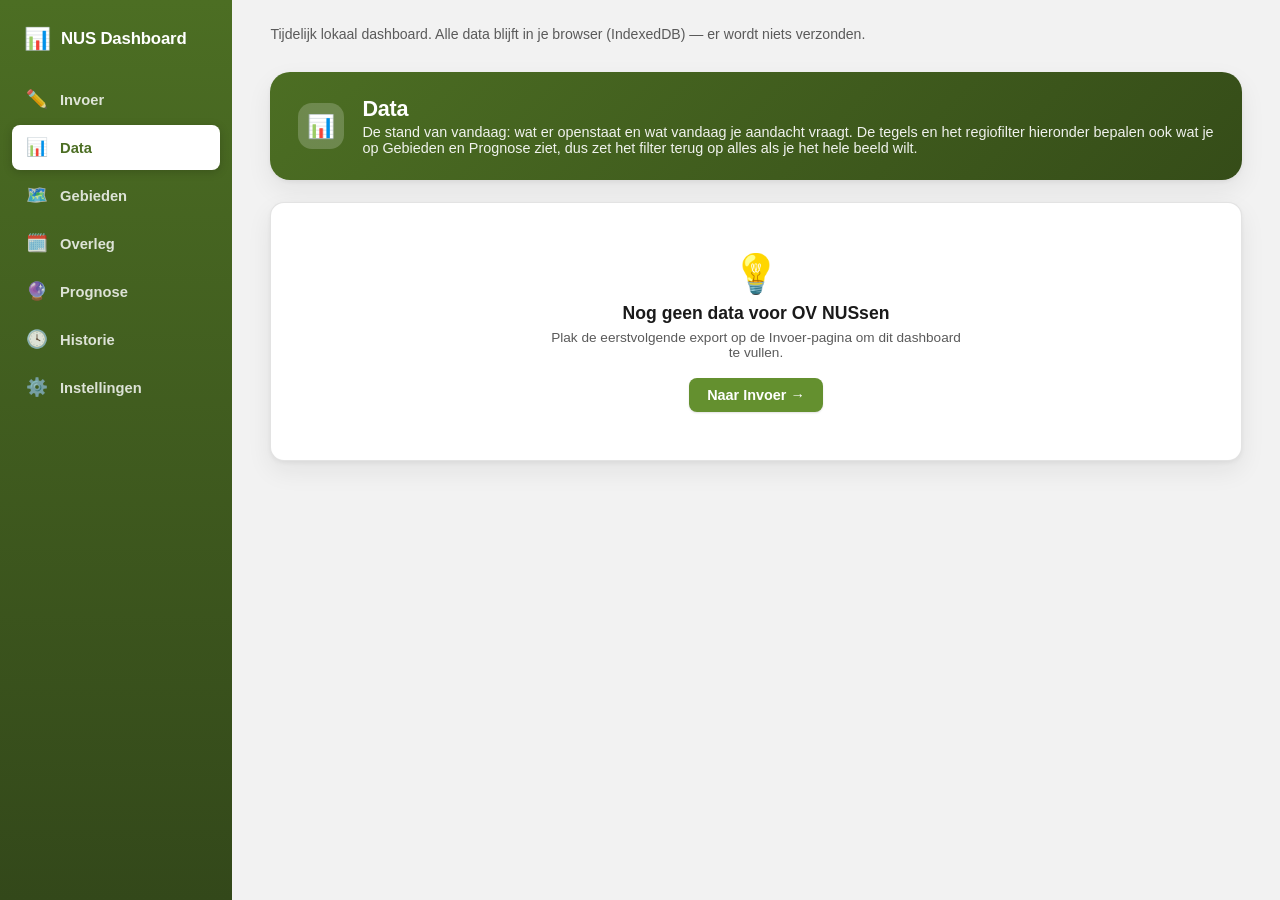
<file: index.html>
<!doctype html>
<html lang="nl">
<head>
<meta charset="utf-8">
<meta name="viewport" content="width=device-width, initial-scale=1">
<title>NUS Dashboard</title>
<link rel="icon" href="data:image/svg+xml,%3Csvg xmlns='http://www.w3.org/2000/svg' viewBox='0 0 100 100'%3E%3Ctext y='.9em' font-size='90'%3E%F0%9F%93%8A%3C/text%3E%3C/svg%3E">
<link rel="stylesheet" href="style.css">
</head>
<body>

<div id="opstart-fout" class="opstart-fout hidden" role="alert"></div>

<div class="app-shell">
  <nav class="app-sidebar tab-nav" role="tablist" aria-label="Onderdelen">
    <div class="app-brand">
      <span class="app-brand-icon" aria-hidden="true">📊</span>
      <span class="app-brand-text">NUS Dashboard</span>
    </div>
    <button class="tab-btn" id="tab-btn-invoer" data-tab="invoer" role="tab" aria-selected="false" aria-controls="section-invoer">
      <span class="nav-icon" aria-hidden="true">✏️</span><span class="nav-label">Invoer</span>
    </button>
    <button class="tab-btn active" id="tab-btn-data" data-tab="data" role="tab" aria-selected="true" aria-controls="section-data">
      <span class="nav-icon" aria-hidden="true">📊</span><span class="nav-label">Data</span>
    </button>
    <button class="tab-btn" id="tab-btn-gebieden" data-tab="gebieden" role="tab" aria-selected="false" aria-controls="section-gebieden">
      <span class="nav-icon" aria-hidden="true">🗺️</span><span class="nav-label">Gebieden</span>
    </button>
    <button class="tab-btn" id="tab-btn-overleg" data-tab="overleg" role="tab" aria-selected="false" aria-controls="section-overleg">
      <span class="nav-icon" aria-hidden="true">🗓️</span><span class="nav-label">Overleg</span>
    </button>
    <button class="tab-btn" id="tab-btn-prognose" data-tab="prognose" role="tab" aria-selected="false" aria-controls="section-prognose">
      <span class="nav-icon" aria-hidden="true">🔮</span><span class="nav-label">Prognose</span>
    </button>
    <button class="tab-btn" id="tab-btn-historie" data-tab="historie" role="tab" aria-selected="false" aria-controls="section-historie">
      <span class="nav-icon" aria-hidden="true">🕓</span><span class="nav-label">Historie</span>
    </button>
    <button class="tab-btn" id="tab-btn-settings" data-tab="settings" role="tab" aria-selected="false" aria-controls="section-settings">
      <span class="nav-icon" aria-hidden="true">⚙️</span><span class="nav-label">Instellingen</span>
    </button>
  </nav>

  <div class="app-body">
    <header class="app-topbar">
      <p class="app-tagline">Tijdelijk lokaal dashboard. Alle data blijft in je browser (IndexedDB) — er wordt niets verzonden.</p>
      <p id="static-export-banner" class="app-tagline static-export-banner hidden"></p>
    </header>

    <main>

  <section class="tab-panel hidden" id="section-invoer" data-tab-panel="invoer" role="tabpanel" aria-labelledby="tab-btn-invoer" tabindex="0">
    <div class="panel-banner panel-banner-invoer">
      <span class="panel-icon">✏️</span>
      <div>
        <h2>Invoer</h2>
        <p>Plak hier de lijst uit de Instandhoudingsapp — de Data-pagina wordt automatisch bijgewerkt. Gebied en status kun je apart plakken (elk in hun eigen weergave in de Instandhoudingsapp); ze worden automatisch samengevoegd.</p>
      </div>
    </div>

    <section class="card" id="input-card">
      <h2>💡 OV NUSsen — nieuwe update verwerken</h2>
      <p class="muted small">Plak hieronder de volledige lijst zoals gekopieerd uit de Instandhoudingsapp. De twee overzichten zijn losse lijsten: plak ze elk apart, ze vervangen elkaar niet. Meerdere plakacties op dezelfde datum gelden samen als één meetmoment.</p>
      <div class="filter-tabs" id="lijst-soort">
        <button type="button" class="filter-tab active" data-lijst="nus">NUS-storingen</button>
        <button type="button" class="filter-tab" data-lijst="klantaanvraag">Klantaanvragen</button>
      </div>
      <p class="muted small" id="lijst-herkend"></p>
      <textarea id="paste-input" rows="10" placeholder="Plak hier de volledige pagina met open storingen…"></textarea>
      <div class="input-row">
        <label for="week-date">Datum</label>
        <input type="date" id="week-date">
        <button id="process-btn" class="btn-primary">Verwerken &amp; opslaan</button>
        <span id="process-status" class="muted small"></span>
      </div>
      <div id="parse-warning" class="warning-box hidden"></div>
    </section>
  </section>

  <section class="tab-panel" id="section-data" data-tab-panel="data" role="tabpanel" aria-labelledby="tab-btn-data" tabindex="0">
    <div class="panel-banner panel-banner-data">
      <span class="panel-icon">📊</span>
      <div>
        <h2>Data</h2>
        <p>De stand van vandaag: wat er openstaat en wat vandaag je aandacht vraagt. De tegels en het regiofilter hieronder bepalen ook wat je op Gebieden en Prognose ziet, dus zet het filter terug op alles als je het hele beeld wilt.</p>
      </div>
    </div>

      <section class="card empty-state-card hidden" id="dashboard-empty">
        <p class="empty-state-icon">💡</p>
        <h3>Nog geen data voor OV NUSsen</h3>
        <p class="muted small">Plak de eerstvolgende export op de Invoer-pagina om dit dashboard te vullen.</p>
        <button class="btn-primary" data-goto-invoer="paste-input">Naar Invoer →</button>
      </section>
      <section id="dashboard" class="hidden">

        <div id="backup-reminder" class="warning-box backup-reminder hidden"></div>
        <div id="type-onbekend" class="warning-box hidden"></div>
        <div id="week-summary-banner"></div>

        <div class="ov-toolbar">
          <div class="filter-tabs" id="filter-tabs"></div>
          <button id="copy-summary-btn" class="btn-link">📋 Kopieer overzicht</button>
        </div>

        <section class="stat-groups" id="stat-tiles"></section>

        <section class="card hidden" id="overdue-detail"></section>

        <section class="card" id="werklijst-card">
          <div class="card-header">
            <h2>🎯 Werklijst — wat moet er gebeuren <span id="werklijst-count" class="badge"></span></h2>
            <button id="copy-werklijst-btn" class="btn-link">📋 Kopieer lijst</button>
          </div>
          <p class="muted small">Alles wat om actie vraagt, op één plek: verlopen termijnen, storingen die over een norm heen gaan, storingen die worden ingehaald door jongere, en meerdere orders op hetzelfde adres. Eén regel per storing met alle redenen erbij, gesorteerd op de zwaarste. Klik een reden hierboven om de lijst daarop te beperken. Markeer rechts wat je hebt gedaan — dan verdwijnt de regel, en komt 'ie vanzelf terug zodra de parkeertijd om is of de status verandert.</p>
          <div id="werklijst-body"></div>
        </section>

        <section class="card hidden" id="blokkade-overzicht-card">
          <div class="card-header">
            <h2>🔒 Geblokkeerd over de meetperiode <span id="blokkade-overzicht-count" class="badge"></span></h2>
            <button id="copy-blokkade-btn" class="btn-link">📋 Kopieer terugkoppeling</button>
          </div>
          <p class="muted small">Niet hoeveel er nú geblokkeerd staan — dat staat in de tegel 🔒 bovenaan — maar hoeveel storingen er over de hele meetperiode hebben stilgestaan op iets buiten dit team, en hoeveel dagen dat bij elkaar heeft gekost. Een blokkade die drie weken duurde en daarna is opgeheven, is uit elke momentopname verdwenen maar heeft die drie weken wél gekost. De kopieerknop maakt er een bericht van dat je kunt terugkoppelen aan de bouwers van de applicatie, zonder namen en adressen.</p>
          <div id="blokkade-overzicht-body"></div>
        </section>

        <section class="card hidden" id="klantaanvraag-card">
          <div class="card-header">
            <h2>🔌 Klantaanvragen <span id="klantaanvraag-count" class="badge"></span></h2>
          </div>
          <p class="muted small">Schakelverzoeken van klanten. Ze tellen niet mee in de storingscijfers hierboven — hun termijn loopt over maanden en zou elk getal scheeftrekken — maar ze moeten wel worden ingepland. Op gewenste datum, dichtstbijzijnde eerst.</p>
          <div id="klantaanvraag-body"></div>
        </section>

        <details class="details-card details-toggle">
          <summary>📊 Verdeling per regio bekijken</summary>
          <div class="details-toggle-body">
            <section class="card">
              <div class="card-header">
                <h2>🗺️ Open storingen per regio</h2>
                <button class="btn-link toggle-table" data-target="regio-chart">Toon als tabel</button>
              </div>
              <div id="regio-chart"></div>
            </section>

          </div>
        </details>

        <section class="card" id="ov-full-table-card">
          <div class="card-header">
            <h2>📋 Volledige lijst — open storingen</h2>
            <input type="search" id="table-search" class="table-search" placeholder="Zoek op order of adres…">
          </div>
          <div id="table-all" class="table-scroll"></div>
        </section>

        <details class="card details-card" id="ov-weeks-card">
          <summary>🗓️ Opgeslagen updates</summary>
          <div class="card-header details-body-header">
            <span></span>
            <button class="btn-link danger" id="clear-all-btn">Wis alle opgeslagen data</button>
          </div>
          <div id="weeks-list"></div>
        </details>

      </section>

  </section>

  <section class="tab-panel hidden" id="section-gebieden" data-tab-panel="gebieden" role="tabpanel" aria-labelledby="tab-btn-gebieden" tabindex="0">
    <div class="panel-banner panel-banner-gebieden">
      <span class="panel-icon">🗺️</span>
      <div>
        <h2>Gebieden</h2>
        <p>Waar het werk zit. Bovenaan de clusters: openstaande storingen die dicht bij elkaar liggen en dus in één rit kunnen worden ingepland. Daaronder het verloop per gebied en de werkvoorraad per plaats — handig om te zien waar het zich opstapelt.</p>
      </div>
    </div>

    <div id="gebied-onbekend" class="warning-box hidden"></div>

    <section class="card" id="cluster-card">
      <div class="card-header">
        <h2>📍 Slim inplannen — clusters</h2>
        <button id="ritlijst-btn" class="btn-link">🖨️ Ritlijst downloaden</button>
        <button id="copy-clusters-btn" class="btn-link">📋 Kopieer clusters</button>
      </div>
      <p class="muted small">Groepjes openstaande storingen die geografisch bij elkaar liggen, zodat één rit van de Meetdienst meerdere storingen meepakt. Eerst per plaats, zodat je in één oogopslag ziet waar het zit; klik een plaats open voor de clusters daarbinnen, en een cluster voor de bijbehorende orders. Storingen van het type "mast geen spanning" zijn apart gemarkeerd: daar kan in veel gevallen een MIO-ploeg alleen op af. Met <strong>Ritlijst downloaden</strong> krijg je hetzelfde als een printklaar bestand: per plaats een pagina, per cluster de orders met een hokje om af te vinken.</p>
      <div class="filter-tabs recidive-mode" id="cluster-mode">
        <button type="button" class="filter-tab active" data-cluster-mode="pc4">Postcodegebied</button>
        <button type="button" class="filter-tab" data-cluster-mode="pc6">Volledige postcode</button>
        <button type="button" class="filter-tab" data-cluster-mode="straat">Straat</button>
      </div>
      <div id="cluster-body"></div>
    </section>

    <section class="card" id="trend-card">
      <div class="card-header">
        <h2>📈 Verloop van de werkvoorraad</h2>
        <button class="btn-link toggle-table" data-target="trend-chart">Toon als tabel</button>
      </div>
      <p class="muted small">Hoeveel storingen er per dag open stonden. Zo zie je of een gebied structureel voller loopt dan een ander, in plaats van alleen de stand van vandaag.</p>
      <div class="filter-tabs recidive-mode" id="trend-groep">
        <button type="button" class="filter-tab active" data-trend-groep="regio">Per regio</button>
        <button type="button" class="filter-tab" data-trend-groep="gebied">Per gebiedscode</button>
      </div>
      <div class="filter-tabs recidive-mode" id="trend-periode">
        <button type="button" class="filter-tab active" data-trend-periode="30">Laatste 30 dagen</button>
        <button type="button" class="filter-tab" data-trend-periode="90">Laatste 90 dagen</button>
        <button type="button" class="filter-tab" data-trend-periode="alles">Alles</button>
      </div>
      <div id="trend-chart"></div>
    </section>

    <section class="card" id="inuit-card">
      <h2>⚖️ Erbij en eraf per gebied</h2>
      <p class="muted small">Per gebied de beginstand, hoeveel storingen er in de periode bij kwamen, hoeveel er opgelost zijn en wat er onder de streep overblijft. Gebieden die volliepen staan bovenaan.</p>
      <div class="filter-tabs recidive-mode" id="inuit-periode">
        <button type="button" class="filter-tab" data-inuit-periode="7">Laatste 7 dagen</button>
        <button type="button" class="filter-tab active" data-inuit-periode="30">Laatste 30 dagen</button>
        <button type="button" class="filter-tab" data-inuit-periode="90">Laatste 90 dagen</button>
      </div>
      <div id="inuit-body"></div>
    </section>

    <section class="card">
      <h2>🗺️ Werkvoorraad per plaats</h2>
      <p class="muted small">Hoeveel storingen er per plaats open staan, drukste bovenaan. Staat een plaats in meerdere gebiedscodes, dan klap je de plaatsnaam uit om te zien hoe het daarbinnen verdeeld is.</p>
      <div id="gebied-plaatsen-body" class="table-scroll"></div>
    </section>
  </section>

  <section class="tab-panel hidden" id="section-overleg" data-tab-panel="overleg" role="tabpanel" aria-labelledby="tab-btn-overleg" tabindex="0">
    <div class="panel-banner panel-banner-overleg">
      <span class="panel-icon">🗓️</span>
      <div>
        <h2>Overleg</h2>
        <p>Het weeklogboek voor het maandagoverleg: de stand van vorige week naast die van nu, met daartussen wat erbij kwam en wat eruit ging. Eerst de KPI's van de NUS-bak, dan de gebiedsupdate voor Leiden en Haarlem, en tot slot de klantaanvragen.</p>
      </div>
    </div>

    <!-- Zonder data komt renderOverleg() niet langs; daarom staat de lege
         staat standaard aan en wordt 'ie pas verborgen als er iets te tonen is. -->
    <section class="card empty-state-card" id="overleg-empty">
      <p class="empty-state-icon">🗓️</p>
      <h3>Nog te weinig meetdagen</h3>
      <p class="muted small">Er zijn minstens twee verschillende dagen nodig om een week te kunnen vergelijken. Plak de lijst op de Invoer-pagina; vanaf de tweede dag staat het weekbericht hier klaar.</p>
      <button class="btn-primary" data-goto-invoer="paste-input">Naar Invoer →</button>
    </section>

    <div id="overleg" class="hidden">
      <div class="ov-toolbar">
        <div id="overleg-kop"></div>
        <button id="copy-overleg-btn" class="btn-link">📋 Kopieer weekbericht</button>
      </div>

      <section class="card" id="overleg-kpi-card">
        <div class="card-header">
          <h2>📈 KPI's NUS-bak</h2>
        </div>
        <p class="muted small">In- en uitstroom van de hele bak, en waar de voorraad in de workflow zit. "Onderzoek controleren" staat uitgelicht — dat is de bak die in het overleg langskomt.</p>
        <div id="overleg-kpi-body"></div>
      </section>

      <section class="card" id="overleg-gebied-card">
        <div class="card-header">
          <h2>🗺️ Gebiedsupdate Leiden &amp; Haarlem</h2>
        </div>
        <p class="muted small">Per regio dezelfde vier getallen, uitgesplitst naar gebiedscode, met daaronder de signalen die om een toelichting kunnen vragen.</p>
        <div id="overleg-gebied-body"></div>
      </section>

      <section class="card" id="overleg-klant-card">
        <div class="card-header">
          <h2>🔌 Klantaanvragen</h2>
        </div>
        <p class="muted small">Schakelverzoeken tellen niet mee in de NUS-cijfers hierboven, maar hebben in het overleg hun eigen in- en uitstroom. De nieuwe aanvragen staan er los bij, op gewenste datum.</p>
        <div id="overleg-klant-body"></div>
      </section>
    </div>
  </section>

  <section class="tab-panel hidden" id="section-prognose" data-tab-panel="prognose" role="tabpanel" aria-labelledby="tab-btn-prognose" tabindex="0">
    <div class="panel-banner panel-banner-prognose">
      <span class="panel-icon">🔮</span>
      <div>
        <h2>Prognose</h2>
        <p>Vooruitkijken in plaats van terugkijken: hoeveel storingen je per week moet afsluiten om niet achterop te raken, hoe lang elke stap in werkelijkheid duurt, en welke storingen blijven stilstaan zonder dat ze al verlopen zijn.</p>
      </div>
    </div>

    <div id="prognose-filter-notitie" class="warning-box hidden"></div>

    <section class="card">
      <h2>⚖️ Benodigd tempo</h2>
      <p class="muted small">Hoeveel storingen er gemiddeld per week bijkomen tegenover hoeveel je er afsluit, en wat dat betekent voor de voorraad.</p>
      <div id="tempo-body"></div>
    </section>

    <section class="card" id="maand-tempo-card">
      <h2>📆 Instroom per maand</h2>
      <p class="muted small">Het benodigd tempo hierboven kijkt acht weken terug en behandelt die als één klomp. Deze tabel zet de maanden naast elkaar, zodat je ziet of het aanbod door het jaar heen schommelt — bij openbare verlichting is dat aannemelijk (een kapotte lantaarn valt pas op als het donker is), maar aannemelijk is niet gemeten. Alles per week, zodat maanden van verschillende lengte vergelijkbaar blijven.</p>
      <div id="maand-tempo-body"></div>
    </section>

    <section class="card">
      <h2>🚦 Waar ligt het werk nu?</h2>
      <p class="muted small">Eén momentopname: per status hoeveel storingen er nu in staan, hoeveel wachttijd daar bij elkaar ligt en hoe lang de langst wachtende er al staat. Dit gaat over de voorraad van vandaag, niet over hoe snel een stap normaal gaat — dat staat in de kaart eronder.</p>
      <div id="doorstroom-body"></div>
    </section>

    <section class="card" id="boxplot-card">
      <div class="card-header">
        <h2>📦 Hoe lang duurt elke stap? <span class="eenheid-merk">in werkdagen</span></h2>
        <button class="btn-link toggle-table" data-target="boxplot">Toon als tabel</button>
      </div>
      <p class="muted small">Niet de voorraad van nu, maar alle afgeronde metingen bij elkaar: hoe lang een storing daadwerkelijk in elke stap bleef. <strong>Gerekend in werkdagen</strong>, want in het weekend werkt er niemand: vrijdag → maandag is één dag. Werkdagen omhoog, de statussen in procesvolgorde van links naar rechts. Per status: de box is de middelste helft van alle metingen, de streep erin is de mediaan (P50 — de helft is er sneller doorheen), de whiskers zijn het normale bereik en de losse punten zijn de uitschieters. Ligt de streep niet in het midden van de box, dan is de verdeling scheef en zit het probleem bij een paar gevallen in plaats van bij de hele bak — precies wat een gemiddelde onzichtbaar maakt. De plot werkt zich bij zodra je nieuwe data plakt.</p>
      <div class="filter-tabs" id="boxplot-schaal">
        <button type="button" class="filter-tab active" data-boxplot-schaal="whisker">Tot het normale bereik</button>
        <button type="button" class="filter-tab" data-boxplot-schaal="alles">Inclusief uitschieters</button>
      </div>
      <div id="boxplot-body"></div>
    </section>

    <section class="card" id="overgangen-card">
      <h2>🔀 Loopt het proces op volgorde?</h2>
      <p class="muted small">De boxplot hierboven laat zien hoe lang elke stap duurt, maar niet of storingen die stappen wel op volgorde doorlopen. Dat verschil telt: een storing die van Planning terug naar In onderzoek gaat is werk dat opnieuw gedaan wordt, en dat zie je in geen enkele duurmeting terug — elke stap op zich kan prima binnen de norm blijven. Deze tabel leest het echte verloop uit je metingen, dus je ziet meteen hoe de stappen in de Instandhoudingsapp in de praktijk lopen.</p>
      <div id="overgangen-body"></div>
    </section>

    <section class="card">
      <div class="card-header">
        <h2>🎯 Hoe staan we tegen de normen?</h2>
        <button type="button" class="btn-link norm-instel-knop" data-goto-instelling="status-streef-card" data-goto-veld="doorlooptijd-norm-input">🎯 Normen aanpassen</button>
      </div>
      <p class="muted small">Twee normen naast elkaar: het hele traject (van melding tot afsluiting) en de stap waar een storing nu in zit. Per norm hoeveel er binnen vallen en hoeveel eroverheen gaan. De storingen zelf staan niet meer hier maar in de <strong>Werklijst</strong> op Data, samen met al het andere dat om actie vraagt — dit is de stand, daar is het werk. De normen zet je zelf via de knop hierboven.</p>
      <div id="stagnatie-body"></div>
    </section>

    <section class="card" id="liggen-card">
      <h2>🧊 Blijft liggen — wordt de oudste bak geholpen?</h2>
      <p class="muted small">De kaart hierboven meet tegen een norm: wat gaat over de streef heen. Deze kaart meet iets anders en kijkt niet naar normen: wordt de wachtrij op volgorde geholpen, of wordt nieuw werk weggezet terwijl de oude bak blijft staan? Dat verschil is onzichtbaar in elk tempo-cijfer — tien nieuwe storingen afsluiten telt net zo zwaar als tien oude, terwijl het voor de werkvoorbereiders en de klant iets heel anders betekent. Geblokkeerde storingen staan hier niet in: die worden met goede reden overgeslagen.</p>
      <div id="liggen-body"></div>
    </section>
  </section>

  <section class="tab-panel hidden" id="section-historie" data-tab-panel="historie" role="tabpanel" aria-labelledby="tab-btn-historie" tabindex="0">
    <div class="panel-banner panel-banner-historie">
      <span class="panel-icon">🕓</span>
      <div>
        <h2>Historie</h2>
        <p>Alles wat de tool ooit heeft gezien, ook storingen die al lang zijn opgelost. Zoek een order of adres terug, of kijk waar het steeds opnieuw misgaat. Klik op een ordernummer — waar dan ook in het dashboard — voor de volledige tijdlijn van die storing.</p>
      </div>
    </div>

    <section class="card">
      <h2>⏱️ Doorlooptijd van afgehandelde storingen</h2>
      <p class="muted small">Hoe lang storingen er werkelijk over deden, van eerst gezien tot uit de lijst verdwenen. P50 en P90 staan naast het gemiddelde: staat het gemiddelde ver boven P50, dan wordt het opgetrokken door een paar hele lange gevallen.</p>
      <div id="doorlooptijd-card-body"></div>
    </section>

    <section class="card">
      <h2>🔎 Zoek in de historie</h2>
      <p class="muted small">Zoekt over álle opgeslagen updates heen, in tegenstelling tot de zoekbalk bij de volledige lijst die alleen de huidige stand doorzoekt. Zoek op ordernummer, straat, plaats, postcode of assetnummer.</p>
      <p class="muted small" id="historie-summary"></p>
      <div class="input-row">
        <input type="search" id="historie-search" class="table-search historie-search" placeholder="Bijv. 81010101001, Hoofdstraat of 2020378" autocomplete="off">
      </div>
      <div id="historie-body" class="table-scroll"></div>
    </section>

    <section class="card" id="dubbel-card">
      <div class="card-header">
        <h2>👯 Dubbele meldingen <span id="dubbel-count" class="badge"></span></h2>
        <button id="copy-dubbel-btn" class="btn-link">📋 Kopieer terugkoppeling</button>
      </div>
      <p class="muted small">Adressen waar in de meetperiode twee of meer storingen <strong>tegelijk</strong> openstonden. Dat is iets anders dan de kaart hieronder: twee storingen ná elkaar op dezelfde plek is een herhaling, twee storingen náást elkaar op hetzelfde adres is vrijwel zeker één probleem dat twee keer is aangemaakt. Alleen dat laatste staat hier. Ging het ook nog om hetzelfde assetnummer, dan is het zo goed als zeker. Het adres wordt exact vergeleken, inclusief huisnummer en postcode.</p>
      <div id="dubbel-body"></div>
    </section>

    <section class="card">
      <h2>🔁 Herhaallocaties</h2>
      <p class="muted small">Plekken met twee of meer storingen sinds het begin van de metingen. Herhaling op dezelfde plek wijst op iets structureels in plaats van pech — en de gemiddelde tussentijd laat zien of het versnelt. Kies "Per plaats" voor het overzicht per dorp of stad, of ga een niveau dieper naar straat of asset. Klik een regel open voor wat eronder valt.</p>
      <div class="filter-tabs recidive-mode" id="recidive-mode">
        <button type="button" class="filter-tab" data-recidive-mode="plaats">Per plaats</button>
        <button type="button" class="filter-tab active" data-recidive-mode="straat">Per straat</button>
        <button type="button" class="filter-tab" data-recidive-mode="asset">Per asset</button>
      </div>
      <div id="recidive-body" class="table-scroll"></div>
    </section>
  </section>

  <section class="tab-panel hidden" id="section-settings" data-tab-panel="settings" role="tabpanel" aria-labelledby="tab-btn-settings" tabindex="0">
    <div class="panel-banner panel-banner-settings">
      <span class="panel-icon">⚙️</span>
      <div>
        <h2>Instellingen</h2>
        <p>De knoppen die bepalen wat de rest van het dashboard rekent: je capaciteit, de normen voor doorlooptijd, welke types meetellen. Plus back-up, opschonen en de export voor je team. Dingen die je niet elke week hoeft aan te passen — maar als een getal elders vreemd lijkt, begint het antwoord hier.</p>
      </div>
    </div>

    <section class="card" id="backup-card">
      <h2>💾 Back-up</h2>
      <p class="muted small">Download een back-upbestand met alle opgeslagen updates en instellingen, of herstel een eerder gedownload back-upbestand. Dit is de énige kopie die buiten deze browser bestaat — bewaar 'm ergens waar je hem terugvindt.</p>
      <div class="input-row">
        <button id="export-backup-btn" class="btn-primary">Exporteer back-up</button>
        <button id="import-backup-btn" class="btn-link">Importeer back-up…</button>
        <input type="file" id="import-backup-input" accept="application/json" class="hidden">
        <span id="backup-status" class="muted small"></span>
      </div>
      <div id="backup-last" class="muted small"></div>
      <div id="storage-usage" class="muted small"></div>
    </section>

    <section class="card" id="datamap-card">
      <h2>📁 Datamap — de data los van deze browser</h2>
      <p class="muted small">Standaard staat alle data in deze browser, op deze laptop. Koppel je hier een map, dan schrijft het dashboard zijn data daar óók naartoe. Kies een map die met OneDrive, Teams of SharePoint synchroniseert: dan wordt je historie door Alliander geback-upt, en hoef je bij een overdracht alleen die map aan te wijzen. De browser blijft meeschrijven, dus als de map even niet bereikbaar is werkt alles gewoon door.</p>
      <div id="datamap-body"></div>
      <p class="muted small">Bij het openen wint altijd de kant met de nieuwste momentopname, en de instellingen reizen mee met de data waar ze bij horen. Wat er gekozen is, staat hierboven. Werk je op twee plekken tegelijk, dan kan er dus iets verloren gaan — spreek af dat één iemand plakt.</p>
    </section>

    <section class="card" id="cleanup-card">
      <h2>🧹 Opschonen</h2>
      <p class="muted small">Verwijdert blokkade-redenen (Aannemerij/Naar Aanleg/Uitvoerder/Onderzoek loopt) van orders die niet meer voorkomen in de meest recente week. Weekgegevens zelf blijven altijd bewaard.</p>
      <div class="input-row">
        <button id="cleanup-btn" class="btn-link">Oude statusdata opschonen…</button>
        <span id="cleanup-status" class="muted small"></span>
      </div>
    </section>

    <section class="card" id="static-export-card">
      <h2>🤝 Delen met je team</h2>
      <p class="muted small">Genereert één zelfstandig dashboard-bestand met de actuele week erin gebakken. Zet dit in een gedeelde werkmap — teamleden dubbelklikken het gewoon open en kunnen filteren, sorteren en de lijsten bekijken, zonder dat ze iets van deze applicatie hoeven te snappen. Bewerken (blokkade-reden, nieuwe week verwerken) kan alleen in jouw eigen dashboard.</p>
      <div class="input-row">
        <button id="export-static-btn" class="btn-primary">Exporteer interactief dashboard</button>
        <span id="export-static-status" class="muted small"></span>
      </div>
    </section>

    <section class="card" id="capaciteit-card">
      <h2>🛠️ Beschikbare capaciteit</h2>
      <p class="muted small">Hoeveel storingen je per week gemiddeld kunt afronden. Hiermee wordt het benodigd tempo op de Prognose-pagina een oordeel in plaats van alleen een constatering. Laat op 0 staan om het blok verborgen te houden.</p>
      <div class="input-row">
        <label for="cap-meetdienst">Meetdienst</label>
        <input type="number" id="cap-meetdienst" min="0" step="1" inputmode="numeric">
        <span class="muted small">storingen per week</span>
      </div>
      <div class="input-row">
        <label for="cap-mio">MIO-ploeg</label>
        <input type="number" id="cap-mio" min="0" step="1" inputmode="numeric">
        <span class="muted small">storingen per week</span>
      </div>
      <div class="input-row">
        <button id="cap-save-btn" class="btn-primary">Opslaan</button>
        <span id="cap-status" class="muted small"></span>
      </div>
    </section>

    <section class="card" id="status-streef-card">
      <h2>🎯 Doorlooptijd-normen</h2>
      <p class="muted small">Eerst de norm voor het hele traject: hoe lang een NUS er hoogstens over mag doen van melding tot afsluiting, in <strong>kalenderdagen</strong>. Daaronder de norm per status, in <strong>werkdagen</strong> — dat is de eenheid waarin die duur ook gemeten wordt. Samen zijn het diezelfde 12 dagen verdeeld over de zes statussen — blijft elke stap binnen zijn deel, dan haalt het traject het vanzelf. Alles wat er overheen gaat komt op de Prognose-pagina in "Te lang onderweg".</p>
      <div class="input-row">
        <label for="doorlooptijd-norm-input">Hele traject</label>
        <input type="number" id="doorlooptijd-norm-input" min="1" max="365" step="1" inputmode="numeric" style="width:80px;">
        <span class="muted small">kalenderdagen (12 = ongeveer 10 werkdagen)</span>
      </div>
      <p id="status-streef-filter" class="muted small hidden"></p>
      <div id="status-streef-body"></div>
      <p id="status-streef-som" class="muted small"></p>
      <p class="muted small">Laat een status leeg om daar af te meten tegen de gemeten P50. Handig zolang je nog geen norm hebt, maar wel een maatstaf die meeschuift met hoe het gaat: duurt een stap structureel lang, dan wordt dat vanzelf "normaal" en valt er niets meer op.</p>
      <div class="input-row">
        <button id="status-streef-save-btn" class="btn-primary">Opslaan</button>
        <span id="status-streef-status" class="muted small"></span>
      </div>
    </section>

    <section class="card" id="meetgaten-card">
      <h2>📅 Meetgaten en werkdagen</h2>
      <p class="muted small">Het dashboard weet alleen wat je hebt geplakt. Sla je een werkdag over, dan ziet het de statuswissels van die dag pas later — en krijgt de vorige status er al die tijd bij. Een week vakantie levert zo metingen van negen dagen op die niets met stagnatie te maken hebben, maar wel bovenaan in de boxplot komen te staan.</p>
      <p class="muted small">De duur <strong>per processtap</strong> wordt daarom in <strong>werkdagen</strong> gerekend: vrijdag → maandag is één dag, niet drie. Zonder dat zou elke stap die toevallig in het weekend valt verdrievoudigen, en dat raakt juist de korte stappen met een norm van één dag. De duur van het <strong>hele traject</strong> blijft in kalenderdagen — een klant staat in het weekend ook in het donker.</p>
      <div class="input-row">
        <label for="gaten-uitsluiten">
          <input type="checkbox" id="gaten-uitsluiten">
          Metingen die over een meetgat lopen niet meetellen
        </label>
      </div>
      <p class="muted small">Aan laten staan is de eerlijke keuze: bij zo'n meting weet je niet hoe lang de stap duurde, alleen dat het hooguit zoveel was. Uitzetten kan als je weinig metingen hebt en liever een onzeker getal ziet dan geen — als je maar weet wat je dan bekijkt.</p>
      <div id="meetgaten-body"></div>
    </section>

    <section class="card" id="blokkade-card">
      <h2>🔒 Blokkades en meten</h2>
      <p class="muted small">Een geblokkeerde storing staat stil om een reden die buiten dit team ligt. Die wachttijd telt wél in kalenderdagen, maar zegt niets over hoe snel hier gewerkt wordt — en trok de gemeten duur zo ver omhoog dat de verdeling onbruikbaar werd. Erger nog: die gemeten mediaan is ook de terugvalnorm als je geen streefwaarde invult, dus blokkades maakten de norm juist soepeler bij de statussen waar ze het meest voorkomen.</p>
      <p class="muted small">Vink aan welke redenen níet meetellen in de doorlooptijd. Aannemerij, Naar Aanleg en Uitvoerder liggen bij anderen. <strong>Onderzoek loopt</strong> is een twijfelgeval: dat is het eigen proces, dus dat uitsluiten poetst echte stilstand in het onderzoek weg. Blokkades blijven altijd gewoon meetellen in de werkvoorraad — ze verdwijnen nergens, ze worden alleen niet als eigen tempo gemeten.</p>
      <div id="blokkade-uitsluiten-body"></div>
      <div class="input-row">
        <button id="blokkade-save-btn" class="btn-primary">Opslaan</button>
        <span id="blokkade-status" class="muted small"></span>
      </div>
      <p class="muted small">Let op: dit werkt zo ver terug als de blokkades zijn meegeschreven in de opgeslagen updates. Momentopnamen van vóór die functie hebben geen blokkade-reden en gelden als "toen niet geblokkeerd" — de recente metingen worden dus schoner dan de oudste.</p>
    </section>

    <section class="card" id="bijna-verlopen-card">
      <h2>⏳ Drempel "Bijna verlopen" — OV NUSsen</h2>
      <p class="muted small">Storingen met nog dit aantal dagen (of minder) over tot de streefdatum tellen mee als "Bijna verlopen" — geldt voor de tegel, "Vraagt om actie" en de kleur in de tabel.</p>
      <div class="input-row">
        <label for="bijna-verlopen-threshold-input" class="small">Nog</label>
        <input type="number" id="bijna-verlopen-threshold-input" min="1" max="14" style="width:70px;">
        <label for="bijna-verlopen-threshold-input" class="small">dagen of minder</label>
        <span id="bijna-verlopen-threshold-status" class="muted small"></span>
      </div>
    </section>

    <section class="card" id="type-filter-card">
      <h2>🏷️ Type-filter — OV NUSsen</h2>
      <p class="muted small">Alleen storingen met een type hieronder tellen mee in het OV NUSsen-dashboard.</p>
      <div id="type-whitelist"></div>
      <div class="input-row">
        <input type="text" id="new-type-input" placeholder="Nieuw type handmatig toevoegen…">
        <button id="add-type-btn" class="btn-link">Toevoegen</button>
      </div>
    </section>

    <details class="card details-card" id="wv-gebied-card">
      <summary>🔍 Controle WV'er</summary>
      <p class="muted small details-body-header">Werkverdeling per WV'er: hoeveel storingen ieder nu open heeft staan over alle regio's samen, met daarnaast de uitsplitsing per regio zodat je ziet wáár dat werk ligt. Het aandeel is het aandeel in het werk dat bij deze WV'ers ligt. Alleen zichtbaar in jouw eigen dashboard, niet in de gedeelde teamexport.</p>
      <div id="wv-gebied-body" class="table-scroll"></div>
    </details>

  </section>

    </main>
  </div>
</div>

<dialog id="timeline-modal" class="timeline-modal" aria-labelledby="timeline-title">
  <div class="timeline-modal-head">
    <h2 id="timeline-title">Storing</h2>
    <button type="button" id="timeline-close" class="timeline-close" aria-label="Sluiten">✕</button>
  </div>
  <div id="timeline-body" class="timeline-modal-body"></div>
</dialog>

<div id="tooltip" class="tooltip hidden"></div>
<div id="toast-container" class="toast-container" aria-live="assertive" aria-atomic="true"></div>

<script src="export-template.js"></script>
<script src="app.js"></script>
</body>
</html>
</file>
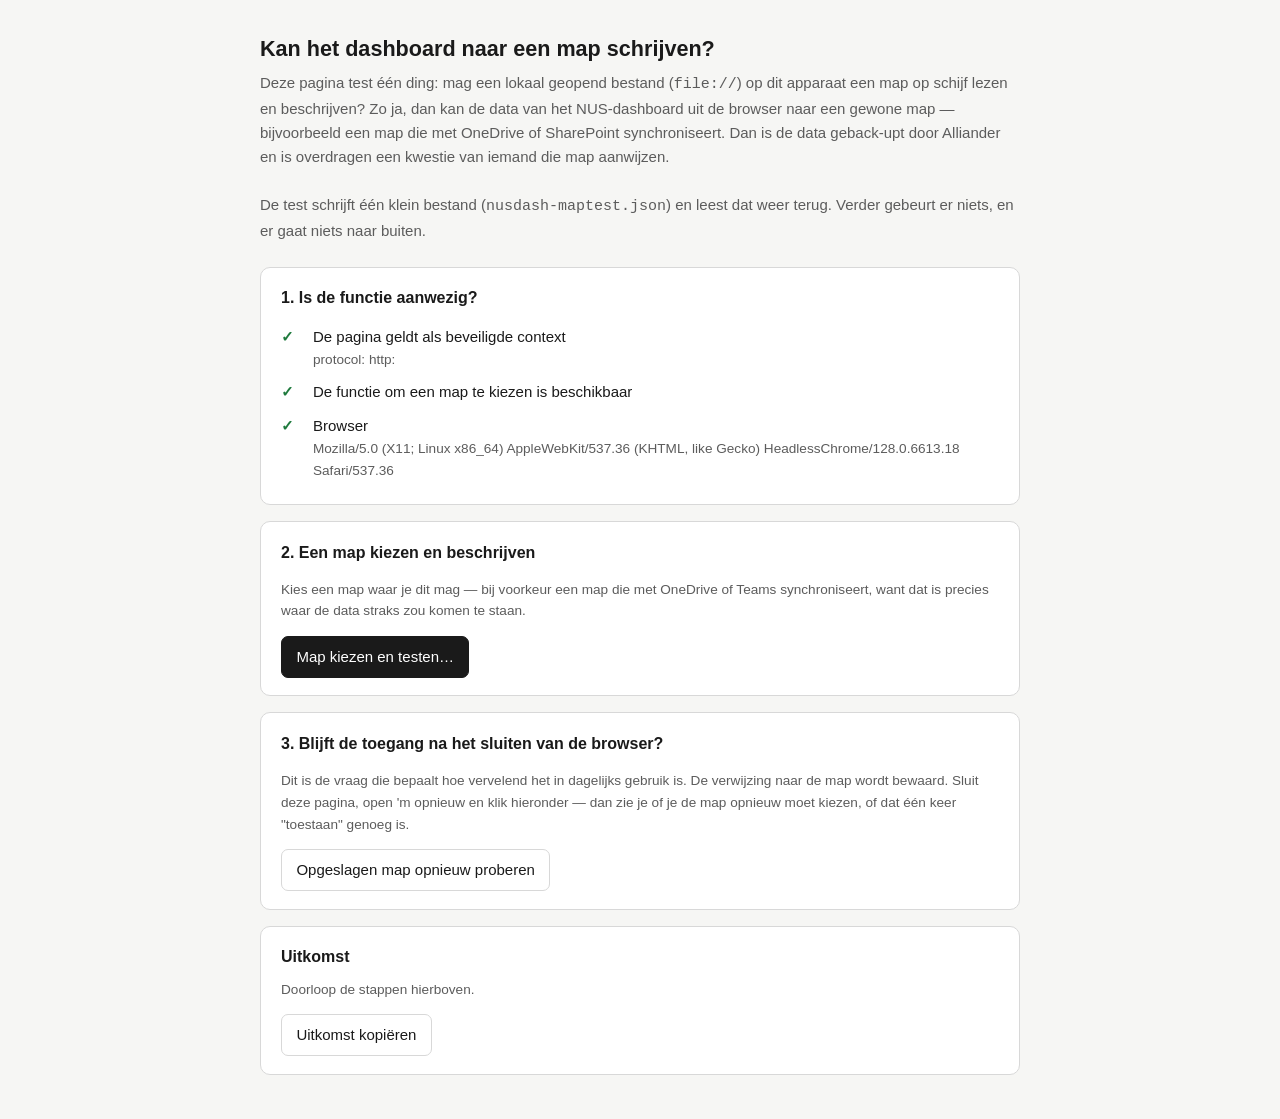
<file: tools/maptest.html>
<!doctype html>
<html lang="nl">
<head>
<meta charset="utf-8">
<meta name="viewport" content="width=device-width, initial-scale=1">
<title>Maptest — kan het dashboard naar een map schrijven?</title>
<style>
  :root {
    --tekst: #1a1a1a; --zacht: #5c5c5c; --rand: #d8d8d8; --vlak: #fff; --achtergrond: #f6f6f4;
    --goed: #1f7a3d; --fout: #b3261e; --twijfel: #E66E00;
  }
  @media (prefers-color-scheme: dark) {
    :root:not([data-theme="light"]) {
      --tekst: #ececec; --zacht: #a8a8a8; --rand: #3a3a3a; --vlak: #1e1e1e; --achtergrond: #141414;
      --goed: #5dd48a; --fout: #ff8a80; --twijfel: #ffb366;
    }
  }
  * { box-sizing: border-box; }
  body {
    margin: 0; padding: 2rem 1rem; background: var(--achtergrond); color: var(--tekst);
    font: 15px/1.6 -apple-system, "Segoe UI", Roboto, sans-serif;
  }
  main { max-width: 760px; margin: 0 auto; }
  h1 { font-size: 1.35rem; margin: 0 0 0.25rem; }
  .intro { color: var(--zacht); margin: 0 0 1.5rem; }
  section {
    background: var(--vlak); border: 1px solid var(--rand); border-radius: 10px;
    padding: 1.1rem 1.25rem; margin-bottom: 1rem;
  }
  h2 { font-size: 1rem; margin: 0 0 0.6rem; }
  button {
    font: inherit; padding: 0.5rem 0.9rem; border-radius: 7px; border: 1px solid var(--rand);
    background: var(--vlak); color: var(--tekst); cursor: pointer;
  }
  button.primair { background: var(--tekst); color: var(--vlak); border-color: var(--tekst); }
  button:disabled { opacity: 0.5; cursor: default; }
  .regel { display: flex; gap: 0.6rem; align-items: baseline; padding: 0.3rem 0; }
  .merk { width: 1.4rem; flex: none; font-weight: 700; }
  .goed { color: var(--goed); } .fout { color: var(--fout); } .twijfel { color: var(--twijfel); }
  .detail { color: var(--zacht); font-size: 0.85rem; }
  pre {
    background: var(--achtergrond); border: 1px solid var(--rand); border-radius: 7px;
    padding: 0.7rem; overflow-x: auto; font-size: 0.8rem; margin: 0.6rem 0 0;
  }
  .oordeel { font-weight: 650; margin-top: 0.8rem; }
  ol { margin: 0.4rem 0 0; padding-left: 1.3rem; }
  li { margin-bottom: 0.3rem; }
</style>
</head>
<body>
<main>
  <h1>Kan het dashboard naar een map schrijven?</h1>
  <p class="intro">
    Deze pagina test één ding: mag een lokaal geopend bestand (<code>file://</code>) op dit
    apparaat een map op schijf lezen en beschrijven? Zo ja, dan kan de data van het NUS-dashboard
    uit de browser naar een gewone map — bijvoorbeeld een map die met OneDrive of SharePoint
    synchroniseert. Dan is de data geback-upt door Alliander en is overdragen een kwestie van
    iemand die map aanwijzen.
  </p>
  <p class="intro">
    De test schrijft één klein bestand (<code>nusdash-maptest.json</code>) en leest dat weer terug.
    Verder gebeurt er niets, en er gaat niets naar buiten.
  </p>

  <section>
    <h2>1. Is de functie aanwezig?</h2>
    <div id="stap1"></div>
  </section>

  <section>
    <h2>2. Een map kiezen en beschrijven</h2>
    <p class="detail">
      Kies een map waar je dit mag — bij voorkeur een map die met OneDrive of Teams synchroniseert,
      want dat is precies waar de data straks zou komen te staan.
    </p>
    <button id="kies" class="primair">Map kiezen en testen…</button>
    <div id="stap2"></div>
  </section>

  <section>
    <h2>3. Blijft de toegang na het sluiten van de browser?</h2>
    <p class="detail">
      Dit is de vraag die bepaalt hoe vervelend het in dagelijks gebruik is. De verwijzing naar de
      map wordt bewaard. Sluit deze pagina, open 'm opnieuw en klik hieronder — dan zie je of je
      de map opnieuw moet kiezen, of dat één keer "toestaan" genoeg is.
    </p>
    <button id="hervat">Opgeslagen map opnieuw proberen</button>
    <div id="stap3"></div>
  </section>

  <section>
    <h2>Uitkomst</h2>
    <div id="oordeel" class="detail">Doorloop de stappen hierboven.</div>
    <button id="kopieer" style="margin-top:0.8rem">Uitkomst kopiëren</button>
  </section>
</main>

<script>
// Bewust één bestand zonder afhankelijkheden: deze test moet te openen zijn op
// een machine waar verder niets geïnstalleerd mag worden.
const TESTBESTAND = 'nusdash-maptest.json';
const DB = 'nusdash-maptest';
const logboek = [];

function meld(waar, soort, tekst, detail) {
  const merk = soort === 'goed' ? '✓' : soort === 'fout' ? '✗' : '!';
  logboek.push(`${merk} ${tekst}${detail ? ' — ' + detail : ''}`);
  document.getElementById(waar).insertAdjacentHTML('beforeend',
    `<div class="regel"><span class="merk ${soort}">${merk}</span><span>${tekst}` +
    (detail ? `<div class="detail">${detail}</div>` : '') + `</span></div>`);
}

// De verwijzing naar de map bewaren we in IndexedDB. Een mapverwijzing is geen
// pad maar een object dat de browser zelf beheert; vandaar deze omweg.
function idb(actie) {
  return new Promise((ok, fout) => {
    const req = indexedDB.open(DB, 1);
    req.onupgradeneeded = () => req.result.createObjectStore('kv');
    req.onerror = () => fout(req.error);
    req.onsuccess = () => {
      const db = req.result;
      const tx = db.transaction('kv', actie.schrijf ? 'readwrite' : 'readonly');
      const store = tx.objectStore('kv');
      const r = actie.schrijf ? store.put(actie.waarde, 'map') : store.get('map');
      r.onsuccess = () => ok(r.result);
      r.onerror = () => fout(r.error);
    };
  });
}

// --- stap 1 ---
const heeftApi = typeof window.showDirectoryPicker === 'function';
meld('stap1', window.isSecureContext ? 'goed' : 'fout',
  window.isSecureContext ? 'De pagina geldt als beveiligde context' : 'De pagina geldt NIET als beveiligde context',
  `protocol: ${location.protocol}`);
meld('stap1', heeftApi ? 'goed' : 'fout',
  heeftApi ? 'De functie om een map te kiezen is beschikbaar' : 'De functie om een map te kiezen ontbreekt',
  heeftApi ? '' : 'Dit lukt alleen in Chrome of Edge. Firefox en Safari ondersteunen het niet.');
meld('stap1', 'goed', 'Browser', navigator.userAgent);
if (!heeftApi) document.getElementById('kies').disabled = true;

// --- stap 2 en 3: de echte proef ---
async function proef(handle, waar) {
  const toestemming = await handle.requestPermission({ mode: 'readwrite' });
  if (toestemming !== 'granted') {
    meld(waar, 'fout', 'Geen schrijfrechten gekregen op deze map', `antwoord: ${toestemming}`);
    return false;
  }
  meld(waar, 'goed', 'Schrijfrechten gekregen');

  const inhoud = JSON.stringify({ test: true, geschrevenOp: new Date().toISOString() });
  const bestand = await handle.getFileHandle(TESTBESTAND, { create: true });
  const schrijver = await bestand.createWritable();
  await schrijver.write(inhoud);
  await schrijver.close();
  meld(waar, 'goed', `Bestand geschreven: ${TESTBESTAND}`);

  const terug = await (await bestand.getFile()).text();
  const gelijk = terug === inhoud;
  meld(waar, gelijk ? 'goed' : 'fout',
    gelijk ? 'Bestand teruggelezen en identiek' : 'Teruggelezen bestand wijkt af',
    gelijk ? '' : `gelezen: ${terug.slice(0, 120)}`);
  return gelijk;
}

document.getElementById('kies').addEventListener('click', async () => {
  const waar = 'stap2';
  document.getElementById(waar).innerHTML = '';
  try {
    const handle = await window.showDirectoryPicker({ mode: 'readwrite' });
    meld(waar, 'goed', `Map gekozen: ${handle.name}`);
    const gelukt = await proef(handle, waar);
    if (gelukt) {
      await idb({ schrijf: true, waarde: handle });
      meld(waar, 'goed', 'Verwijzing naar de map bewaard voor stap 3');
      zetOordeel('werkt');
    } else {
      zetOordeel('deels');
    }
  } catch (e) {
    if (e && e.name === 'AbortError') {
      meld(waar, 'twijfel', 'Je hebt het kiezen afgebroken', 'Klik opnieuw en kies wel een map.');
      return;
    }
    meld(waar, 'fout', 'Het lukte niet', `${e.name}: ${e.message}`);
    // Een blokkade via bedrijfsbeleid komt meestal als SecurityError of
    // NotAllowedError binnen zonder dat de keuzelijst ooit verschijnt.
    if (e && (e.name === 'SecurityError' || e.name === 'NotAllowedError')) {
      meld(waar, 'twijfel', 'Dit lijkt op een blokkade vanuit het beheer van deze laptop',
        'Kreeg je géén venster te zien om een map te kiezen? Dan staat het waarschijnlijk uit via groepsbeleid.');
    }
    zetOordeel('werkt-niet');
  }
});

document.getElementById('hervat').addEventListener('click', async () => {
  const waar = 'stap3';
  document.getElementById(waar).innerHTML = '';
  try {
    const handle = await idb({ schrijf: false });
    if (!handle) {
      meld(waar, 'twijfel', 'Er is nog geen map bewaard', 'Doe eerst stap 2.');
      return;
    }
    meld(waar, 'goed', `Bewaarde map teruggevonden: ${handle.name}`);
    const stand = await handle.queryPermission({ mode: 'readwrite' });
    meld(waar, stand === 'granted' ? 'goed' : 'twijfel',
      stand === 'granted' ? 'De toegang gold nog zonder opnieuw te vragen' : 'De browser vraagt opnieuw om toestemming',
      stand === 'granted' ? 'Dit is het beste geval: openen en klaar.' :
        'Dat is één klik per keer dat je de browser opnieuw opent — vervelend maar werkbaar.');
    await proef(handle, waar);
    zetOordeel(stand === 'granted' ? 'werkt-prima' : 'werkt');
  } catch (e) {
    meld(waar, 'fout', 'Het lukte niet', `${e.name}: ${e.message}`);
    zetOordeel('werkt-niet');
  }
});

function zetOordeel(soort) {
  const el = document.getElementById('oordeel');
  const teksten = {
    'werkt-prima': ['goed', 'Dit werkt, en de toegang blijft na het sluiten van de browser. De data van het dashboard kan naar een gewone map.'],
    'werkt': ['goed', 'Dit werkt. Je moet waarschijnlijk één keer per browsersessie op "toestaan" klikken; dat is acceptabel. De data van het dashboard kan naar een gewone map.'],
    'deels': ['twijfel', 'De map kon wel gekozen worden maar het schrijven of teruglezen ging mis. Stuur de uitkomst door, dan kijk ik waar het misgaat.'],
    'werkt-niet': ['fout', 'Dit werkt niet op deze laptop. Dan houden we de data in de browser en lossen we de overdracht op met back-upbestanden in een gedeelde map.'],
  };
  const [klasse, tekst] = teksten[soort];
  el.className = 'oordeel ' + klasse;
  el.textContent = tekst;
}

document.getElementById('kopieer').addEventListener('click', async () => {
  const knop = document.getElementById('kopieer');
  const tekst = ['Maptest NUS-dashboard — ' + new Date().toLocaleString('nl-NL'), ''].concat(logboek).join('\n');
  try { await navigator.clipboard.writeText(tekst); knop.textContent = 'Gekopieerd!'; }
  catch (e) { knop.textContent = 'Kopiëren mislukt'; }
  setTimeout(() => { knop.textContent = 'Uitkomst kopiëren'; }, 2000);
});
</script>
</body>
</html>
</file>
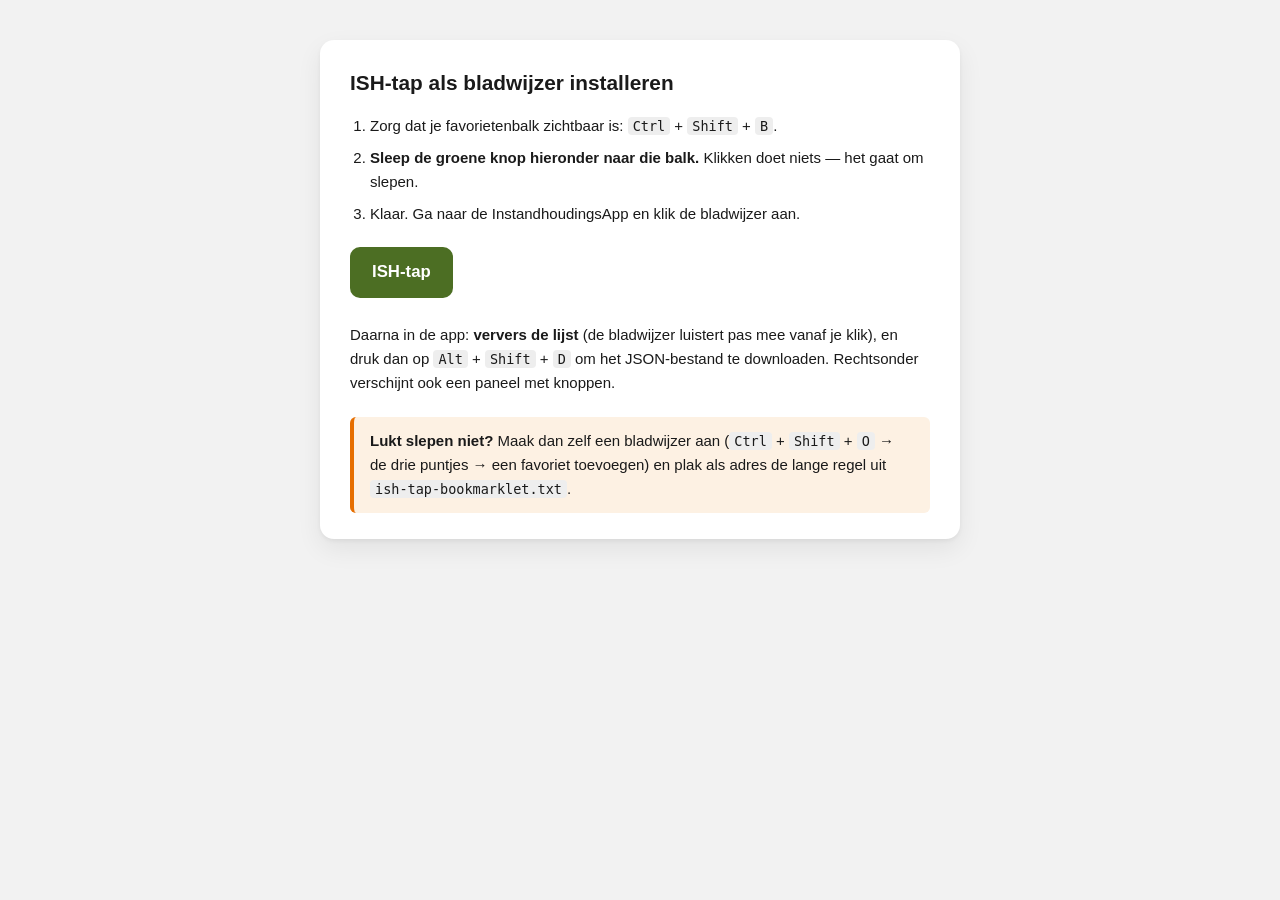
<file: tools/ish-koppeling/ish-tap-installeren.html>
<!doctype html>
<html lang="nl"><head><meta charset="utf-8"><title>ISH-tap installeren</title>
<style>
  body { font: 15px/1.6 Arial, Helvetica, sans-serif; max-width: 640px; margin: 40px auto;
         padding: 0 20px; color: #1A1A1A; background: #F2F2F2; }
  .kaart { background: #fff; border-radius: 14px; padding: 26px 30px; box-shadow: 0 2px 4px rgba(0,0,0,.05), 0 10px 26px rgba(0,0,0,.07); }
  h1 { font-size: 1.3rem; margin-top: 0; }
  .knop { display: inline-block; background: #4C6E23; color: #fff; text-decoration: none;
          padding: 12px 22px; border-radius: 10px; font-weight: bold; font-size: 1.05rem;
          cursor: grab; margin: 6px 0 10px; }
  .knop:hover { background: #64902F; }
  ol { padding-left: 20px; } li { margin-bottom: 8px; }
  .let { background: #FDF1E3; border-left: 4px solid #E66E00; padding: 12px 16px; border-radius: 6px; margin-top: 22px; }
  code { background: #eee; padding: 1px 5px; border-radius: 4px; font-size: 0.9em; }
</style></head><body><div class="kaart">
<h1>ISH-tap als bladwijzer installeren</h1>
<ol>
  <li>Zorg dat je favorietenbalk zichtbaar is: <code>Ctrl</code> + <code>Shift</code> + <code>B</code>.</li>
  <li><strong>Sleep de groene knop hieronder naar die balk.</strong> Klikken doet niets — het gaat om slepen.</li>
  <li>Klaar. Ga naar de InstandhoudingsApp en klik de bladwijzer aan.</li>
</ol>
<p><a class="knop" href="javascript:%2F*%20%3D%3D%3D%3D%3D%3D%3D%3D%3D%3D%3D%3D%3D%3D%3D%3D%3D%3D%3D%3D%3D%3D%3D%3D%3D%3D%3D%3D%3D%3D%3D%3D%3D%3D%3D%3D%3D%3D%3D%3D%3D%3D%3D%3D%3D%3D%3D%3D%3D%3D%3D%3D%3D%3D%3D%3D%3D%3D%3D%3D%3D%3D%3D%3D%3D%3D%3D%0A%20%20%20ISH-tap%20%E2%80%94%20luistert%20mee%20met%20de%20gegevens%20die%20de%20InstandhoudingsApp%20zelf%0A%20%20%20ophaalt%2C%20en%20zet%20ze%20klaar%20als%20JSON-bestand.%0A%0A%20%20%20Anders%20dan%20ish-export.js%20vraagt%20dit%20script%20niets%20zelf%20op%3A%20het%20haakt%20in%0A%20%20%20op%20de%20verzoeken%20die%20de%20app%20toch%20al%20doet.%20Voordeel%20is%20dat%20je%20precies%0A%20%20%20krijgt%20wat%20de%20app%20opvraagt%2C%20inclusief%20de%20filters%20die%20erin%20zitten%20%E2%80%94%20je%0A%20%20%20hoeft%20dus%20niet%20te%20weten%20hoe%20de%20entiteitensets%20heten%20of%20hoe%20er%20gefilterd%0A%20%20%20wordt.%0A%0A%20%20%20Er%20verandert%20niets%20aan%20de%20InstandhoudingsApp%3A%20het%20draait%20alleen%20in%20jouw%0A%20%20%20browser%2C%20in%20jouw%20tabblad%2C%20en%20leest%20alleen%20mee.%20Verzoeken%20worden%20niet%0A%20%20%20aangepast%2C%20niet%20tegengehouden%20en%20niet%20herhaald.%0A%0A%20%20%20Waarom%20zowel%20fetch%20als%20XMLHttpRequest%2C%20en%20waarom%20multipart%3A%0A%20%20%20SAPUI5%20gebruikt%20voor%20OData%20v2%20doorgaans%20XMLHttpRequest%2C%20niet%20fetch%2C%20en%0A%20%20%20bundelt%20meerdere%20verzoeken%20in%20%C3%A9%C3%A9n%20POST%20naar%20%24batch.%20Het%20antwoord%20daarop%0A%20%20%20is%20multipart%2Fmixed%20met%20de%20losse%20JSON-antwoorden%20erin.%20Luister%20je%20alleen%0A%20%20%20naar%20fetch%2C%20of%20parse%20je%20alleen%20JSON%2C%20dan%20vang%20je%20precies%20niets%20op.%0A%20%20%20%3D%3D%3D%3D%3D%3D%3D%3D%3D%3D%3D%3D%3D%3D%3D%3D%3D%3D%3D%3D%3D%3D%3D%3D%3D%3D%3D%3D%3D%3D%3D%3D%3D%3D%3D%3D%3D%3D%3D%3D%3D%3D%3D%3D%3D%3D%3D%3D%3D%3D%3D%3D%3D%3D%3D%3D%3D%3D%3D%3D%3D%3D%3D%3D%3D%3D%3D%20*%2F%0A%0A%2F%2F%20Als%20benoemde%20functie%2C%20niet%20als%20naamloze%20haakjesconstructie%3A%20alleen%20zo%20kan%0A%2F%2F%20de%20code%20van%20zichzelf%20de%20brontekst%20opvragen%2C%20en%20die%20is%20nodig%20om%20ook%20in%0A%2F%2F%20iframes%20te%20kunnen%20meeluisteren%20(zie%20onderaan).%0Afunction%20ishTapInstalleer()%20%7B%0A%20%20'use%20strict'%3B%0A%0A%20%20%2F%2F%20Twee%20manieren%20om%20te%20bepalen%20of%20een%20antwoord%20de%20moeite%20waard%20is.%0A%20%20%2F%2F%0A%20%20%2F%2F%20De%20eerste%20is%20de%20URL%3A%20past%20hij%20bij%20de%20bekende%20dienst%2C%20dan%20pakken%20we%20hem.%0A%20%20%2F%2F%20Maar%20dat%20pad%20verschilt%20per%20omgeving%20%E2%80%94%20een%20app%20op%20Cloud%20Foundry%20hangt%20zijn%0A%20%20%2F%2F%20backend%20achter%20een%20heel%20ander%20pad%20dan%20een%20klassieke%20SAP-opstelling%20%E2%80%94%20en%0A%20%20%2F%2F%20dan%20vang%20je%20niets%20op%20terwijl%20er%20wel%20degelijk%20gegevens%20langskomen.%0A%20%20%2F%2F%0A%20%20%2F%2F%20De%20tweede%20kijkt%20daarom%20naar%20de%20inhoud%3A%20elk%20JSON-antwoord%20dat%20eruitziet%20als%0A%20%20%2F%2F%20een%20OData-lijst%20(d.results%20of%20value%20met%20rijen%20erin)%20wordt%20opgepakt%2C%0A%20%20%2F%2F%20ongeacht%20de%20URL.%20Dat%20is%20veel%20betrouwbaarder%20dan%20raden%20naar%20paden.%0A%20%20const%20PATROON%20%3D%20%2FZPM_UITVOERDER_APP_SRV%7C%5C%2FUVAGateway%5C%2F%7C%5C%24batch%7C%5C%2Fodata%5C%2F%2Fi%3B%0A%0A%20%20%2F%2F%20Wat%20we%20sowieso%20niet%20openmaken%3A%20de%20UI5-bibliotheek%20zelf%20en%20alles%20wat%20geen%0A%20%20%2F%2F%20gegevens%20kan%20bevatten.%20Anders%20zit%20het%20logboek%20vol%20met%20honderden%0A%20%20%2F%2F%20scriptbestanden%20en%20lezen%20we%20inhoud%20die%20ons%20niet%20aangaat.%0A%20%20const%20NEGEER%20%3D%20%2Fui5%5C.sap%5C.com%7C%5C%2Fresources%5C%2F%7C%5C.js(%5C%3F%7C%24)%7C%5C.css(%5C%3F%7C%24)%7C%5C.properties(%5C%3F%7C%24)%7C%5C.html(%5C%3F%7C%24)%7C%5C.png(%5C%3F%7C%24)%7C%5C.svg(%5C%3F%7C%24)%2Fi%3B%0A%20%20const%20KAN_GEGEVENS_BEVATTEN%20%3D%20%2Fjson%7Cmultipart%5C%2Fmixed%7Catom%7Cxml%2Fi%3B%0A%0A%20%20function%20magOpenmaken(url%2C%20contentType)%20%7B%0A%20%20%20%20if%20(PATROON.test(url))%20return%20true%3B%0A%20%20%20%20if%20(NEGEER.test(url))%20return%20false%3B%0A%20%20%20%20return%20KAN_GEGEVENS_BEVATTEN.test(contentType%20%7C%7C%20'')%3B%0A%20%20%7D%0A%0A%20%20if%20(window.__ISH_TAP__)%20%7B%20window.__ISH_TAP__.toon()%3B%20return%3B%20%7D%0A%0A%20%20%2F**%20Opgevangen%20antwoorden%2C%20op%20URL%20zodat%20een%20herhaald%20verzoek%20de%20vorige%0A%20%20%20*%20%20vervangt%20in%20plaats%20van%20het%20bestand%20te%20laten%20opzwellen.%20*%2F%0A%20%20const%20opgevangen%20%3D%20new%20Map()%3B%0A%0A%20%20%2F**%20%C3%89lk%20verzoek%20dat%20langskomt%2C%20ook%20de%20niet-passende%3A%20alleen%20de%20URL%2C%20de%0A%20%20%20*%20%20statuscode%20en%20het%20soort%20antwoord%20%E2%80%94%20nooit%20de%20inhoud.%20Zonder%20dit%20weet%20je%0A%20%20%20*%20%20bij%20een%20lege%20vangst%20niet%20of%20er%20niets%20langskwam%20of%20dat%20het%20filter%20niet%0A%20%20%20*%20%20klopt%2C%20en%20dat%20verschil%20bepaalt%20wat%20je%20eraan%20moet%20doen.%20Het%20gaat%20mee%20in%0A%20%20%20*%20%20het%20gedownloade%20bestand%2C%20zodat%20dat%20bestand%20zichzelf%20verklaart.%20*%2F%0A%20%20const%20gezien%20%3D%20%5B%5D%3B%0A%20%20function%20noteer(url%2C%20extra)%20%7B%0A%20%20%20%20if%20(!url)%20return%3B%0A%20%20%20%20const%20kort%20%3D%20String(url).slice(0%2C%20300)%3B%0A%20%20%20%20if%20(extra)%20%7B%0A%20%20%20%20%20%20%2F%2F%20De%20afloop%20hoort%20bij%20het%20verzoek%20dat%20eerder%20werd%20genoteerd.%20Terugzoeken%0A%20%20%20%20%20%20%2F%2F%20in%20plaats%20van%20alleen%20naar%20de%20laatste%20kijken%3A%20er%20lopen%20meerdere%0A%20%20%20%20%20%20%2F%2F%20verzoeken%20tegelijk%2C%20dus%20de%20bijbehorende%20regel%20staat%20zelden%20achteraan.%0A%20%20%20%20%20%20for%20(let%20i%20%3D%20gezien.length%20-%201%3B%20i%20%3E%3D%200%3B%20i--)%20%7B%0A%20%20%20%20%20%20%20%20if%20(gezien%5Bi%5D.url%20%3D%3D%3D%20kort%20%26%26%20gezien%5Bi%5D.status%20%3D%3D%3D%20undefined)%20%7B%0A%20%20%20%20%20%20%20%20%20%20Object.assign(gezien%5Bi%5D%2C%20extra)%3B%0A%20%20%20%20%20%20%20%20%20%20return%3B%0A%20%20%20%20%20%20%20%20%7D%0A%20%20%20%20%20%20%7D%0A%20%20%20%20%7D%20else%20if%20(gezien.some(g%20%3D%3E%20g.url%20%3D%3D%3D%20kort%20%26%26%20g.status%20%3D%3D%3D%20undefined))%20%7B%0A%20%20%20%20%20%20return%3B%20%20%20%2F%2F%20staat%20al%20open%0A%20%20%20%20%7D%0A%20%20%20%20gezien.push(Object.assign(%7B%20url%3A%20kort%2C%20past%3A%20PATROON.test(kort)%20%7D%2C%20extra%20%7C%7C%20%7B%7D))%3B%0A%20%20%20%20if%20(gezien.length%20%3E%2080)%20gezien.shift()%3B%0A%20%20%7D%0A%0A%20%20const%20rijenUit%20%3D%20(json)%20%3D%3E%20%7B%0A%20%20%20%20if%20(!json%20%7C%7C%20typeof%20json%20!%3D%3D%20'object')%20return%20%5B%5D%3B%0A%20%20%20%20if%20(Array.isArray(json.value))%20return%20json.value%3B%20%20%20%20%20%20%20%20%20%20%20%20%20%20%20%20%20%20%20%2F%2F%20OData%20v4%0A%20%20%20%20if%20(json.d%20%26%26%20Array.isArray(json.d.results))%20return%20json.d.results%3B%20%2F%2F%20OData%20v2%0A%20%20%20%20if%20(json.d%20%26%26%20typeof%20json.d%20%3D%3D%3D%20'object')%20return%20%5Bjson.d%5D%3B%20%20%20%20%20%20%20%20%20%20%2F%2F%20v2%2C%20%C3%A9%C3%A9n%20record%0A%20%20%20%20return%20%5B%5D%3B%0A%20%20%7D%3B%0A%0A%20%20%2F%2F%20Uit%20een%20stuk%20tekst%20het%20eerste%20complete%20JSON-object%20vissen.%20Bewust%0A%20%20%2F%2F%20grofmazig%3A%20in%20een%20multipart-deel%20staan%20koppen%2C%20een%20lege%20regel%20en%20dan%0A%20%20%2F%2F%20pas%20de%20inhoud%2C%20en%20die%20koppen%20verschillen%20per%20systeem.%0A%20%20function%20pakJson(tekst)%20%7B%0A%20%20%20%20const%20van%20%3D%20tekst.indexOf('%7B')%3B%0A%20%20%20%20const%20tot%20%3D%20tekst.lastIndexOf('%7D')%3B%0A%20%20%20%20if%20(van%20%3D%3D%3D%20-1%20%7C%7C%20tot%20%3C%3D%20van)%20return%20null%3B%0A%20%20%20%20try%20%7B%20return%20JSON.parse(tekst.slice(van%2C%20tot%20%2B%201))%3B%20%7D%20catch%20(e)%20%7B%20return%20null%3B%20%7D%0A%20%20%7D%0A%0A%20%20%2F%2F%20De%20URL's%20van%20de%20deelverzoeken%20staan%20NIET%20in%20het%20antwoord%20%E2%80%94%20alleen%20in%20het%0A%20%20%2F%2F%20verzoek%20dat%20de%20app%20verstuurde.%20Zonder%20die%20URL's%20weet%20je%20van%20een%20batchdeel%0A%20%20%2F%2F%20niet%20om%20welke%20lijst%20het%20gaat%2C%20dus%20lezen%20we%20ze%20uit%20de%20verzoekinhoud%20en%0A%20%20%2F%2F%20koppelen%20we%20ze%20op%20volgorde%20aan%20de%20antwoorddelen.%20Dat%20is%20precies%20hoe%20een%0A%20%20%2F%2F%20OData-client%20het%20zelf%20ook%20doet.%0A%20%20function%20verzoekUrls(verzoekBody)%20%7B%0A%20%20%20%20if%20(!verzoekBody%20%7C%7C%20typeof%20verzoekBody%20!%3D%3D%20'string')%20return%20%5B%5D%3B%0A%20%20%20%20const%20uit%20%3D%20%5B%5D%3B%0A%20%20%20%20%2F%2F%20Niet%20%5CS%2B%20maar%20de%20hele%20rest%20van%20de%20regel%3A%20een%20%24filter%20bevat%20spaties%0A%20%20%20%20%2F%2F%20(%22Status%20eq%20'In%20onderzoek'%22)%2C%20en%20daar%20liep%20de%20herkenning%20eerder%20op%20stuk.%0A%20%20%20%20const%20re%20%3D%20%2F%5E%5Cs*(GET%7CPOST%7CPUT%7CMERGE%7CPATCH%7CDELETE)%5Cs%2B(.%2B)%24%2Fgm%3B%0A%20%20%20%20let%20m%3B%0A%20%20%20%20while%20((m%20%3D%20re.exec(verzoekBody))%20!%3D%3D%20null)%20%7B%0A%20%20%20%20%20%20uit.push(m%5B2%5D.trim().replace(%2F%5Cs%2BHTTP%5C%2F%5B%5Cd.%5D%2B%24%2Fi%2C%20''))%3B%0A%20%20%20%20%7D%0A%20%20%20%20return%20uit%3B%0A%20%20%7D%0A%0A%20%20%2F%2F%20Een%20multipart%2Fmixed-antwoord%20(%24batch)%20uit%20elkaar%20halen.%20Elk%20deel%20bevat%20een%0A%20%20%2F%2F%20eigen%20HTTP-antwoord.%0A%20%20function%20splitsBatch(tekst%2C%20contentType%2C%20verzoekBody)%20%7B%0A%20%20%20%20const%20m%20%3D%20%2Fboundary%3D(%22%3F)(%5B%5E%22%3B%2C%5Cs%5D%2B)%5C1%2Fi.exec(contentType%20%7C%7C%20'')%3B%0A%20%20%20%20const%20delen%20%3D%20m%20%3F%20tekst.split('--'%20%2B%20m%5B2%5D)%20%3A%20tekst.split(%2F%5E--%5B%5Cw.-%5D%2B%24%2Fm)%3B%0A%20%20%20%20const%20uit%20%3D%20%5B%5D%3B%0A%20%20%20%20delen.forEach(deel%20%3D%3E%20%7B%0A%20%20%20%20%20%20if%20(!deel%20%7C%7C%20%2F%5E--%5Cs*%24%2F.test(deel.trim()))%20return%3B%0A%20%20%20%20%20%20const%20json%20%3D%20pakJson(deel)%3B%0A%20%20%20%20%20%20if%20(!json)%20return%3B%0A%20%20%20%20%20%20%2F%2F%20Sommige%20systemen%20echo%C3%ABn%20de%20verzoekregel%20w%C3%A9l%20in%20het%20antwoord.%0A%20%20%20%20%20%20const%20echo%20%3D%20%2F%5E%5Cs*(GET%7CPOST%7CPUT%7CMERGE%7CDELETE)%5Cs%2B(.%2B)%24%2Fm.exec(deel)%3B%0A%20%20%20%20%20%20uit.push(%7B%20verzoek%3A%20echo%20%3F%20echo%5B2%5D.trim().replace(%2F%5Cs%2BHTTP%5C%2F%5B%5Cd.%5D%2B%24%2Fi%2C%20'')%20%3A%20null%2C%20json%20%7D)%3B%0A%20%20%20%20%7D)%3B%0A%0A%20%20%20%20%2F%2F%20Koppelen%20op%20volgorde%20mag%20alleen%20als%20er%20precies%20evenveel%20verzoeken%20als%0A%20%20%20%20%2F%2F%20antwoorden%20zijn.%20Klopt%20dat%20aantal%20niet%20%E2%80%94%20bijvoorbeeld%20door%20een%20changeset%0A%20%20%20%20%2F%2F%20of%20een%20deel%20dat%20geen%20JSON%20bevat%20%E2%80%94%20dan%20liever%20geen%20naam%20dan%20de%20verkeerde%0A%20%20%20%20%2F%2F%20naam%3A%20een%20lijst%20met%20het%20label%20van%20een%20%C3%A1ndere%20lijst%20is%20erger%20dan%20een%0A%20%20%20%20%2F%2F%20lijst%20zonder%20label.%0A%20%20%20%20const%20urls%20%3D%20verzoekUrls(verzoekBody)%3B%0A%20%20%20%20if%20(urls.length%20%3D%3D%3D%20uit.length)%20%7B%0A%20%20%20%20%20%20uit.forEach((d%2C%20i)%20%3D%3E%20%7B%20if%20(!d.verzoek)%20d.verzoek%20%3D%20urls%5Bi%5D%3B%20%7D)%3B%0A%20%20%20%20%7D%0A%20%20%20%20return%20uit%3B%0A%20%20%7D%0A%0A%20%20%2F*%20----------%20E%C3%A9n%20paneel%20voor%20alle%20vensters%20----------%0A%20%20%20%20%20Staat%20de%20app%20in%20een%20iframe%2C%20dan%20draait%20er%20een%20installatie%20in%20het%20iframe%0A%20%20%20%20%20%C3%A9n%20in%20het%20venster%20eromheen%20%E2%80%94%20maar%20de%20gegevens%20komen%20binnen%20in%20het%20iframe.%0A%20%20%20%20%20Twee%20panelen%20naast%20elkaar%2C%20waarvan%20de%20zichtbare%20op%20nul%20staat%2C%20is%20precies%0A%20%20%20%20%20zo%20verwarrend%20als%20het%20klinkt.%20Daarom%20haalt%20het%20paneel%20de%20vangst%20uit%20alle%0A%20%20%20%20%20bereikbare%20vensters%20op%2C%20en%20toont%20alleen%20het%20buitenste%20venster%20er%20een.%20*%2F%0A%0A%20%20function%20alleInstanties()%20%7B%0A%20%20%20%20const%20uit%20%3D%20%5B%5D%3B%0A%20%20%20%20const%20loop%20%3D%20(win)%20%3D%3E%20%7B%0A%20%20%20%20%20%20try%20%7B%20if%20(win.__ISH_TAP__)%20uit.push(win.__ISH_TAP__)%3B%20%7D%20catch%20(e)%20%7B%20return%3B%20%7D%0A%20%20%20%20%20%20try%20%7B%20for%20(let%20i%20%3D%200%3B%20i%20%3C%20win.frames.length%3B%20i%2B%2B)%20loop(win.frames%5Bi%5D)%3B%20%7D%20catch%20(e)%20%7B%20%2F*%20ander%20domein%20*%2F%20%7D%0A%20%20%20%20%7D%3B%0A%20%20%20%20let%20start%20%3D%20window%3B%0A%20%20%20%20try%20%7B%20if%20(window.top.__ISH_TAP__%20!%3D%3D%20undefined%20%7C%7C%20window.top.document)%20start%20%3D%20window.top%3B%20%7D%0A%20%20%20%20catch%20(e)%20%7B%20start%20%3D%20window%3B%20%7D%20%20%20%2F%2F%20buitenste%20venster%20is%20van%20een%20ander%20domein%0A%20%20%20%20loop(start)%3B%0A%20%20%20%20if%20(uit.indexOf(window.__ISH_TAP__)%20%3D%3D%3D%20-1%20%26%26%20window.__ISH_TAP__)%20uit.push(window.__ISH_TAP__)%3B%0A%20%20%20%20return%20uit%3B%0A%20%20%7D%0A%0A%20%20%2F%2F%20Alle%20vangst%20bij%20elkaar%2C%20ontdubbeld%20op%20URL.%0A%20%20function%20alleOpgevangen()%20%7B%0A%20%20%20%20const%20samen%20%3D%20new%20Map()%3B%0A%20%20%20%20const%20eigen%20%3D%20alleInstanties()%3B%0A%20%20%20%20if%20(eigen.length%20%3D%3D%3D%200)%20return%20new%20Map(opgevangen)%3B%0A%20%20%20%20eigen.forEach(inst%20%3D%3E%20%7B%0A%20%20%20%20%20%20try%20%7B%20inst.opgevangen.forEach((v%2C%20k)%20%3D%3E%20samen.set(k%2C%20v))%3B%20%7D%20catch%20(e)%20%7B%20%2F*%20niets%20*%2F%20%7D%0A%20%20%20%20%7D)%3B%0A%20%20%20%20opgevangen.forEach((v%2C%20k)%20%3D%3E%20%7B%20if%20(!samen.has(k))%20samen.set(k%2C%20v)%3B%20%7D)%3B%0A%20%20%20%20return%20samen%3B%0A%20%20%7D%0A%0A%20%20%2F%2F%20Toont%20dit%20venster%20zelf%20een%20paneel%3F%20Alleen%20het%20buitenste%2C%20tenzij%20dat%20van%20een%0A%20%20%2F%2F%20ander%20domein%20is%20en%20dus%20niet%20kan.%0A%20%20function%20magPaneelTonen()%20%7B%0A%20%20%20%20if%20(window.top%20%3D%3D%3D%20window.self)%20return%20true%3B%0A%20%20%20%20try%20%7B%20return%20!window.top.__ISH_TAP__%3B%20%7D%20catch%20(e)%20%7B%20return%20true%3B%20%7D%0A%20%20%7D%0A%0A%20%20%2F%2F%20Nieuwe%20vangst%20in%20een%20iframe%20moet%20het%20paneel%20buiten%20bijwerken.%0A%20%20function%20meldAanBuiten()%20%7B%0A%20%20%20%20try%20%7B%0A%20%20%20%20%20%20if%20(window.top%20!%3D%3D%20window.self%20%26%26%20window.top.__ISH_TAP__)%20window.top.__ISH_TAP__.ververs()%3B%0A%20%20%20%20%7D%20catch%20(e)%20%7B%20%2F*%20ander%20domein%3A%20dan%20toont%20dit%20venster%20zijn%20eigen%20paneel%20*%2F%20%7D%0A%20%20%7D%0A%0A%20%20function%20bewaar(url%2C%20sleutel%2C%20json%2C%20viaBatch)%20%7B%0A%20%20%20%20const%20rijen%20%3D%20rijenUit(json)%3B%0A%20%20%20%20%2F%2F%20Kwam%20dit%20antwoord%20niet%20van%20een%20bekende%20URL%2C%20dan%20telt%20het%20alleen%20mee%20als%0A%20%20%20%20%2F%2F%20er%20ook%20werkelijk%20rijen%20in%20zitten.%20Zo%20blijft%20de%20vangst%20schoon%3A%20een%0A%20%20%20%20%2F%2F%20instellingenbestand%20of%20een%20enkel%20statusobject%20hoort%20er%20niet%20in.%0A%20%20%20%20if%20(!PATROON.test(String(url))%20%26%26%20rijen.length%20%3D%3D%3D%200)%20return%3B%0A%20%20%20%20opgevangen.set(sleutel%2C%20%7B%0A%20%20%20%20%20%20url%3A%20sleutel%2C%0A%20%20%20%20%20%20viaBatch%3A%20!!viaBatch%2C%0A%20%20%20%20%20%20opgevangenOm%3A%20new%20Date().toISOString()%2C%0A%20%20%20%20%20%20aantalRijen%3A%20rijen.length%2C%0A%20%20%20%20%20%20opPad%3A%20PATROON.test(String(url))%2C%0A%20%20%20%20%20%20json%2C%0A%20%20%20%20%7D)%3B%0A%20%20%20%20tekenPaneel()%3B%0A%20%20%20%20meldAanBuiten()%3B%0A%20%20%7D%0A%0A%20%20function%20verwerk(url%2C%20contentType%2C%20tekst%2C%20verzoekBody)%20%7B%0A%20%20%20%20if%20(!tekst)%20return%3B%0A%20%20%20%20try%20%7B%0A%20%20%20%20%20%20if%20(%2Fmultipart%5C%2Fmixed%2Fi.test(contentType%20%7C%7C%20'')%20%7C%7C%20%2F%5E--%2F.test(tekst.trim()))%20%7B%0A%20%20%20%20%20%20%20%20const%20delen%20%3D%20splitsBatch(tekst%2C%20contentType%2C%20verzoekBody)%3B%0A%20%20%20%20%20%20%20%20if%20(delen.length%20%3D%3D%3D%200)%20return%3B%0A%20%20%20%20%20%20%20%20delen.forEach((d%2C%20i)%20%3D%3E%20%7B%0A%20%20%20%20%20%20%20%20%20%20%2F%2F%20De%20sleutel%20is%20het%20verzoek%20uit%20het%20batchdeel%3B%20valt%20dat%20niet%20af%20te%0A%20%20%20%20%20%20%20%20%20%20%2F%2F%20lezen%2C%20dan%20de%20batch-URL%20met%20een%20volgnummer.%0A%20%20%20%20%20%20%20%20%20%20bewaar(url%2C%20d.verzoek%20%7C%7C%20%60%24%7Burl%7D%23deel%24%7Bi%20%2B%201%7D%60%2C%20d.json%2C%20true)%3B%0A%20%20%20%20%20%20%20%20%7D)%3B%0A%20%20%20%20%20%20%20%20return%3B%0A%20%20%20%20%20%20%7D%0A%20%20%20%20%20%20const%20json%20%3D%20pakJson(tekst)%3B%0A%20%20%20%20%20%20if%20(json)%20bewaar(url%2C%20url%2C%20json%2C%20false)%3B%0A%20%20%20%20%7D%20catch%20(e)%20%7B%0A%20%20%20%20%20%20console.warn('%5BISH-tap%5D%20kon%20een%20antwoord%20niet%20verwerken%3A'%2C%20e.message)%3B%0A%20%20%20%20%7D%0A%20%20%7D%0A%0A%20%20%2F*%20----------%20Meeluisteren%20op%20fetch%20----------%20*%2F%0A%0A%20%20const%20origFetch%20%3D%20window.fetch%3B%0A%20%20if%20(typeof%20origFetch%20%3D%3D%3D%20'function')%20%7B%0A%20%20%20%20window.fetch%20%3D%20function%20(input%2C%20init)%20%7B%0A%20%20%20%20%20%20const%20url%20%3D%20typeof%20input%20%3D%3D%3D%20'string'%20%3F%20input%20%3A%20(input%20%26%26%20input.url)%20%7C%7C%20''%3B%0A%20%20%20%20%20%20noteer(url)%3B%0A%20%20%20%20%20%20const%20belofte%20%3D%20origFetch.apply(this%2C%20arguments)%3B%0A%20%20%20%20%20%20%2F%2F%20De%20verzoekinhoud%20is%20nodig%20om%20batchdelen%20te%20kunnen%20benoemen.%20Bij%20een%0A%20%20%20%20%20%20%2F%2F%20Request-object%20moet%20dat%20via%20een%20kloon%2C%20anders%20leest%20de%20app%20straks%20een%0A%20%20%20%20%20%20%2F%2F%20al%20opgebruikte%20stroom.%0A%20%20%20%20%20%20let%20verzoekBody%20%3D%20(init%20%26%26%20typeof%20init.body%20%3D%3D%3D%20'string')%20%3F%20Promise.resolve(init.body)%20%3A%20null%3B%0A%20%20%20%20%20%20%2F*%20eslint-disable%20no-unused-vars%20*%2F%0A%20%20%20%20%20%20if%20(!verzoekBody%20%26%26%20input%20%26%26%20typeof%20input%20%3D%3D%3D%20'object'%20%26%26%20typeof%20input.clone%20%3D%3D%3D%20'function')%20%7B%0A%20%20%20%20%20%20%20%20try%20%7B%20verzoekBody%20%3D%20input.clone().text().catch(()%20%3D%3E%20'')%3B%20%7D%20catch%20(e)%20%7B%20verzoekBody%20%3D%20null%3B%20%7D%0A%20%20%20%20%20%20%7D%0A%20%20%20%20%20%20return%20belofte.then(res%20%3D%3E%20%7B%0A%20%20%20%20%20%20%20%20const%20ct%20%3D%20res.headers.get('content-type')%20%7C%7C%20''%3B%0A%20%20%20%20%20%20%20%20noteer(url%2C%20%7B%20status%3A%20res.status%2C%20soort%3A%20ct.split('%3B')%5B0%5D%20%7D)%3B%0A%20%20%20%20%20%20%20%20if%20(!magOpenmaken(url%2C%20ct))%20return%20res%3B%0A%20%20%20%20%20%20%20%20%2F%2F%20Een%20antwoord%20kan%20maar%20%C3%A9%C3%A9n%20keer%20gelezen%20worden%3B%20met%20clone()%20laten%0A%20%20%20%20%20%20%20%20%2F%2F%20we%20het%20origineel%20ongemoeid%20voor%20de%20app%20zelf.%0A%20%20%20%20%20%20%20%20try%20%7B%0A%20%20%20%20%20%20%20%20%20%20Promise.all(%5Bres.clone().text()%2C%20verzoekBody%20%7C%7C%20Promise.resolve('')%5D)%0A%20%20%20%20%20%20%20%20%20%20%20%20.then((%5Bt%2C%20vb%5D)%20%3D%3E%20verwerk(url%2C%20ct%2C%20t%2C%20vb))%0A%20%20%20%20%20%20%20%20%20%20%20%20.catch(()%20%3D%3E%20%7B%7D)%3B%0A%20%20%20%20%20%20%20%20%7D%20catch%20(e)%20%7B%20%2F*%20niets%3A%20de%20app%20gaat%20voor%20*%2F%20%7D%0A%20%20%20%20%20%20%20%20return%20res%3B%0A%20%20%20%20%20%20%7D)%3B%0A%20%20%20%20%7D%3B%0A%20%20%7D%0A%0A%20%20%2F*%20----------%20Meeluisteren%20op%20XMLHttpRequest%20----------%20*%2F%0A%0A%20%20const%20origOpen%20%3D%20XMLHttpRequest.prototype.open%3B%0A%20%20const%20origSend%20%3D%20XMLHttpRequest.prototype.send%3B%0A%20%20XMLHttpRequest.prototype.open%20%3D%20function%20(methode%2C%20url)%20%7B%0A%20%20%20%20this.__ishUrl%20%3D%20String(url%20%7C%7C%20'')%3B%0A%20%20%20%20return%20origOpen.apply(this%2C%20arguments)%3B%0A%20%20%7D%3B%0A%20%20XMLHttpRequest.prototype.send%20%3D%20function%20(body)%20%7B%0A%20%20%20%20this.__ishBody%20%3D%20(typeof%20body%20%3D%3D%3D%20'string')%20%3F%20body%20%3A%20null%3B%0A%20%20%20%20noteer(this.__ishUrl)%3B%0A%20%20%20%20this.addEventListener('load'%2C%20function%20()%20%7B%0A%20%20%20%20%20%20try%20%7B%0A%20%20%20%20%20%20%20%20noteer(this.__ishUrl%2C%20%7B%0A%20%20%20%20%20%20%20%20%20%20status%3A%20this.status%2C%0A%20%20%20%20%20%20%20%20%20%20soort%3A%20(this.getResponseHeader('content-type')%20%7C%7C%20'').split('%3B')%5B0%5D%2C%0A%20%20%20%20%20%20%20%20%7D)%3B%0A%20%20%20%20%20%20%7D%20catch%20(e)%20%7B%20%2F*%20niets%20*%2F%20%7D%0A%20%20%20%20%7D)%3B%0A%20%20%20%20this.addEventListener('load'%2C%20function%20()%20%7B%0A%20%20%20%20%20%20try%20%7B%0A%20%20%20%20%20%20%20%20const%20ct%20%3D%20this.getResponseHeader('content-type')%20%7C%7C%20''%3B%0A%20%20%20%20%20%20%20%20if%20(!magOpenmaken(this.__ishUrl%20%7C%7C%20''%2C%20ct))%20return%3B%0A%20%20%20%20%20%20%20%20let%20tekst%20%3D%20''%3B%0A%20%20%20%20%20%20%20%20%2F%2F%20responseText%20werpt%20een%20fout%20bij%20responseType%20blob%2Farraybuffer%3B%0A%20%20%20%20%20%20%20%20%2F%2F%20vandaar%20deze%20volgorde%20en%20de%20try%20eromheen.%0A%20%20%20%20%20%20%20%20if%20(this.responseType%20%3D%3D%3D%20'json')%20tekst%20%3D%20JSON.stringify(this.response)%3B%0A%20%20%20%20%20%20%20%20else%20if%20(!this.responseType%20%7C%7C%20this.responseType%20%3D%3D%3D%20'text')%20tekst%20%3D%20this.responseText%3B%0A%20%20%20%20%20%20%20%20if%20(tekst)%20verwerk(this.__ishUrl%2C%20ct%2C%20tekst%2C%20this.__ishBody)%3B%0A%20%20%20%20%20%20%7D%20catch%20(e)%20%7B%20%2F*%20stil%3A%20meeluisteren%20mag%20de%20app%20nooit%20hinderen%20*%2F%20%7D%0A%20%20%20%20%7D)%3B%0A%20%20%20%20return%20origSend.apply(this%2C%20arguments)%3B%0A%20%20%7D%3B%0A%0A%20%20%2F*%20----------%20De%20app%20zelf%20laten%20verversen%20----------%0A%20%20%20%20%20Een%20SAPUI5-app%20haalt%20zijn%20gegevens%20bij%20het%20opstarten%20op%20en%20houdt%20ze%0A%20%20%20%20%20daarna%20vast.%20Klik%20je%20de%20bookmarklet%20n%C3%A1%20het%20opstarten%20aan%2C%20dan%20komt%20er%0A%20%20%20%20%20niets%20meer%20langs%20om%20op%20te%20vangen%2C%20en%20heeft%20meeluisteren%20geen%20zin.%0A%0A%20%20%20%20%20Deze%20knop%20vraagt%20de%20app%20om%20zijn%20gegevens%20opnieuw%20op%20te%20halen%2C%20via%20zijn%0A%20%20%20%20%20eigen%20refresh()%20%E2%80%94%20dezelfde%20weg%20die%20de%20verversknop%20in%20de%20app%20bewandelt.%0A%20%20%20%20%20Er%20wordt%20dus%20niets%20zelf%20opgevraagd%3B%20de%20app%20doet%20het%20verzoek.%20*%2F%0A%20%20function%20verversApp()%20%7B%0A%20%20%20%20const%20sap%20%3D%20window.sap%3B%0A%20%20%20%20if%20(!sap%20%7C%7C%20!sap.ui%20%7C%7C%20!sap.ui.getCore)%20return%20%7B%20gelukt%3A%20false%2C%20reden%3A%20'geen%20SAPUI5%20gevonden%20in%20dit%20venster'%20%7D%3B%0A%0A%20%20%20%20const%20modellen%20%3D%20%5B%5D%3B%0A%20%20%20%20const%20voegToe%20%3D%20(m)%20%3D%3E%20%7B%0A%20%20%20%20%20%20if%20(m%20%26%26%20typeof%20m.refresh%20%3D%3D%3D%20'function'%20%26%26%20modellen.indexOf(m)%20%3D%3D%3D%20-1)%20modellen.push(m)%3B%0A%20%20%20%20%7D%3B%0A%20%20%20%20try%20%7B%20voegToe(sap.ui.getCore().getModel())%3B%20%7D%20catch%20(e)%20%7B%20%2F*%20niets%20*%2F%20%7D%0A%20%20%20%20%2F%2F%20Modellen%20hangen%20meestal%20aan%20de%20component%2C%20niet%20aan%20de%20core.%0A%20%20%20%20try%20%7B%0A%20%20%20%20%20%20const%20reg%20%3D%20sap.ui.core.Component%20%26%26%20sap.ui.core.Component.registry%3B%0A%20%20%20%20%20%20const%20comps%20%3D%20reg%20%3F%20(reg.filter%20%3F%20reg.filter(()%20%3D%3E%20true)%20%3A%20%5B%5D)%20%3A%20%5B%5D%3B%0A%20%20%20%20%20%20comps.forEach(c%20%3D%3E%20%7B%0A%20%20%20%20%20%20%20%20try%20%7B%0A%20%20%20%20%20%20%20%20%20%20voegToe(c.getModel())%3B%0A%20%20%20%20%20%20%20%20%20%20const%20namen%20%3D%20(c.oModels%20%26%26%20Object.keys(c.oModels))%20%7C%7C%20%5B%5D%3B%0A%20%20%20%20%20%20%20%20%20%20namen.forEach(n%20%3D%3E%20voegToe(c.getModel(n)))%3B%0A%20%20%20%20%20%20%20%20%7D%20catch%20(e)%20%7B%20%2F*%20niets%20*%2F%20%7D%0A%20%20%20%20%20%20%7D)%3B%0A%20%20%20%20%7D%20catch%20(e)%20%7B%20%2F*%20niets%20*%2F%20%7D%0A%0A%20%20%20%20if%20(modellen.length%20%3D%3D%3D%200)%20return%20%7B%20gelukt%3A%20false%2C%20reden%3A%20'geen%20model%20gevonden%20om%20te%20verversen'%20%7D%3B%0A%0A%20%20%20%20%2F%2F%20Alleen%20een%20OData-model%20haalt%20bij%20refresh()%20werkelijk%20iets%20op.%20Een%0A%20%20%20%20%2F%2F%20JSON-%20of%20resourcemodel%20ververst%20alleen%20zijn%20eigen%20weergave%2C%20en%20dan%20lijkt%0A%20%20%20%20%2F%2F%20het%20alsof%20er%20iets%20gebeurt%20terwijl%20er%20geen%20verzoek%20uitgaat.%20Dat%0A%20%20%20%20%2F%2F%20onderscheid%20hoort%20in%20de%20melding%20te%20staan.%0A%20%20%20%20const%20isOData%20%3D%20(m)%20%3D%3E%20!!(m.sServiceUrl%20%7C%7C%20typeof%20m.getServiceMetadata%20%3D%3D%3D%20'function'%20%7C%7C%20typeof%20m.read%20%3D%3D%3D%20'function')%3B%0A%20%20%20%20const%20odata%20%3D%20modellen.filter(isOData)%3B%0A%20%20%20%20let%20n%20%3D%200%3B%0A%20%20%20%20odata.forEach(m%20%3D%3E%20%7B%20try%20%7B%20m.refresh(true)%3B%20n%2B%2B%3B%20%7D%20catch%20(e)%20%7B%20%2F*%20niets%20*%2F%20%7D%20%7D)%3B%0A%20%20%20%20if%20(n%20%3E%200)%20return%20%7B%20gelukt%3A%20true%2C%20reden%3A%20%60%24%7Bn%7D%20van%20de%20%24%7Bmodellen.length%7D%20modellen%20is%20OData%20en%20is%20ververst%60%20%7D%3B%0A%20%20%20%20%2F%2F%20Geen%20OData%20gevonden%3A%20dan%20toch%20maar%20alles%20proberen%2C%20en%20dat%20eerlijk%20melden.%0A%20%20%20%20modellen.forEach(m%20%3D%3E%20%7B%20try%20%7B%20m.refresh(true)%3B%20%7D%20catch%20(e)%20%7B%20%2F*%20niets%20*%2F%20%7D%20%7D)%3B%0A%20%20%20%20return%20%7B%20gelukt%3A%20false%2C%20reden%3A%20%60geen%20van%20de%20%24%7Bmodellen.length%7D%20modellen%20is%20een%20OData-model%20%E2%80%94%20de%20app%20haalt%20zijn%20gegevens%20waarschijnlijk%20anders%20op%60%20%7D%3B%0A%20%20%7D%0A%0A%20%20%2F%2F%20Ook%20in%20de%20frames%20proberen%3A%20daar%20zit%20de%20app%20meestal.%0A%20%20function%20verversOveral()%20%7B%0A%20%20%20%20const%20uitkomsten%20%3D%20%5B%5D%3B%0A%20%20%20%20alleInstanties().forEach(inst%20%3D%3E%20%7B%0A%20%20%20%20%20%20try%20%7B%20uitkomsten.push(inst.verversApp())%3B%20%7D%20catch%20(e)%20%7B%20%2F*%20niets%20*%2F%20%7D%0A%20%20%20%20%7D)%3B%0A%20%20%20%20if%20(uitkomsten.length%20%3D%3D%3D%200)%20uitkomsten.push(verversApp())%3B%0A%20%20%20%20const%20gelukt%20%3D%20uitkomsten.filter(u%20%3D%3E%20u%20%26%26%20u.gelukt)%3B%0A%20%20%20%20return%20gelukt.length%20%3E%200%0A%20%20%20%20%20%20%3F%20%7B%20gelukt%3A%20true%2C%20reden%3A%20gelukt.map(u%20%3D%3E%20u.reden).join('%2C%20')%20%7D%0A%20%20%20%20%20%20%3A%20%7B%20gelukt%3A%20false%2C%20reden%3A%20(uitkomsten%5B0%5D%20%26%26%20uitkomsten%5B0%5D.reden)%20%7C%7C%20'niets%20gevonden'%20%7D%3B%0A%20%20%7D%0A%0A%20%20%2F*%20----------%20Bestand%20samenstellen%20----------%20*%2F%0A%0A%20%20function%20bouwBestand()%20%7B%0A%20%20%20%20const%20samen%20%3D%20alleOpgevangen()%3B%0A%20%20%20%20%2F%2F%20Het%20logboek%20gaat%20altijd%20mee.%20Is%20de%20vangst%20leeg%2C%20dan%20staat%20hierin%20het%0A%20%20%20%20%2F%2F%20antwoord%20op%20de%20vraag%20waarom%20%E2%80%94%20anders%20is%20er%20een%20extra%20ronde%20nodig%20om%20dat%0A%20%20%20%20%2F%2F%20uit%20te%20zoeken.%0A%20%20%20%20const%20log%20%3D%20%5B%5D%3B%0A%20%20%20%20alleInstanties().forEach(inst%20%3D%3E%20%7B%0A%20%20%20%20%20%20try%20%7B%20inst.gezien.forEach(g%20%3D%3E%20log.push(g))%3B%20%7D%20catch%20(e)%20%7B%20%2F*%20niets%20*%2F%20%7D%0A%20%20%20%20%7D)%3B%0A%20%20%20%20if%20(log.length%20%3D%3D%3D%200)%20gezien.forEach(g%20%3D%3E%20log.push(g))%3B%0A%20%20%20%20return%20%7B%0A%20%20%20%20%20%20opgehaaldOp%3A%20new%20Date().toISOString()%2C%0A%20%20%20%20%20%20pagina%3A%20location.href%2C%0A%20%20%20%20%20%20hoeveel%3A%20samen.size%2C%0A%20%20%20%20%20%20totaalRijen%3A%20Array.from(samen.values()).reduce((n%2C%20v)%20%3D%3E%20n%20%2B%20v.aantalRijen%2C%200)%2C%0A%20%20%20%20%20%20filter%3A%20String(PATROON)%2C%0A%20%20%20%20%20%20verzoekenGezien%3A%20log.length%2C%0A%20%20%20%20%20%20verzoeklog%3A%20log%2C%0A%20%20%20%20%20%20antwoorden%3A%20Array.from(samen.values())%2C%0A%20%20%20%20%7D%3B%0A%20%20%7D%0A%0A%20%20function%20download()%20%7B%0A%20%20%20%20const%20bestand%20%3D%20bouwBestand()%3B%0A%20%20%20%20window.__ISH_DATA__%20%3D%20bestand%3B%0A%20%20%20%20const%20tekst%20%3D%20JSON.stringify(bestand%2C%20null%2C%202)%3B%0A%20%20%20%20try%20%7B%0A%20%20%20%20%20%20const%20blob%20%3D%20new%20Blob(%5Btekst%5D%2C%20%7B%20type%3A%20'application%2Fjson'%20%7D)%3B%0A%20%20%20%20%20%20const%20a%20%3D%20document.createElement('a')%3B%0A%20%20%20%20%20%20a.href%20%3D%20URL.createObjectURL(blob)%3B%0A%20%20%20%20%20%20a.download%20%3D%20%60ish-tap-%24%7Bnew%20Date().toISOString().slice(0%2C%2010)%7D.json%60%3B%0A%20%20%20%20%20%20document.body.appendChild(a)%3B%0A%20%20%20%20%20%20a.click()%3B%0A%20%20%20%20%20%20a.remove()%3B%0A%20%20%20%20%20%20setTimeout(()%20%3D%3E%20URL.revokeObjectURL(a.href)%2C%205000)%3B%0A%20%20%20%20%20%20melding(%60Bestand%20met%20%24%7Bbestand.totaalRijen%7D%20rijen%20gedownload.%60)%3B%0A%20%20%20%20%7D%20catch%20(e)%20%7B%0A%20%20%20%20%20%20%2F%2F%20Sommige%20omgevingen%20blokkeren%20blob-downloads%20via%20het%20beveiligingsbeleid%0A%20%20%20%20%20%20%2F%2F%20van%20de%20pagina.%20Dan%20is%20het%20klembord%20de%20uitweg.%0A%20%20%20%20%20%20console.log('%5BISH-tap%5D%20download%20geblokkeerd%2C%20gebruik%20window.__ISH_DATA__%20of%20de%20kopieerknop%3A'%2C%20e.message)%3B%0A%20%20%20%20%20%20melding('Download%20geblokkeerd%20%E2%80%94%20gebruik%20%22Kopieer%22.')%3B%0A%20%20%20%20%7D%0A%20%20%7D%0A%0A%20%20function%20kopieer()%20%7B%0A%20%20%20%20const%20tekst%20%3D%20JSON.stringify(bouwBestand()%2C%20null%2C%202)%3B%0A%20%20%20%20window.__ISH_DATA__%20%3D%20bouwBestand()%3B%0A%20%20%20%20if%20(navigator.clipboard%20%26%26%20navigator.clipboard.writeText)%20%7B%0A%20%20%20%20%20%20navigator.clipboard.writeText(tekst)%0A%20%20%20%20%20%20%20%20.then(()%20%3D%3E%20melding('Naar%20klembord%20gekopieerd.'))%0A%20%20%20%20%20%20%20%20.catch(()%20%3D%3E%20melding('Klembord%20geweigerd%20%E2%80%94%20zie%20window.__ISH_DATA__.'))%3B%0A%20%20%20%20%7D%20else%20%7B%0A%20%20%20%20%20%20melding('Geen%20klembordtoegang%20%E2%80%94%20zie%20window.__ISH_DATA__.')%3B%0A%20%20%20%20%7D%0A%20%20%7D%0A%0A%20%20%2F*%20----------%20Klein%20bedieningspaneel%20----------%0A%20%20%20%20%20In%20een%20shadow%20DOM%2C%20zodat%20de%20opmaak%20van%20de%20InstandhoudingsApp%20er%20niet%0A%20%20%20%20%20doorheen%20komt%20en%20die%20van%20ons%20er%20niet%20in%20lekt.%20*%2F%0A%0A%20%20let%20gastheer%20%3D%20null%2C%20wortel%20%3D%20null%2C%20meldingEl%20%3D%20null%3B%0A%20%20%2F%2F%20Onthouden%20of%20jij%20hem%20hebt%20weggeklikt%2C%20zodat%20een%20herbouw%20hem%20niet%20ongevraagd%0A%20%20%2F%2F%20terugzet.%0A%20%20let%20verborgen%20%3D%20false%3B%0A%0A%20%20%2F%2F%20De%20opmaak%20wordt%20met%20%22important%22%20gezet%20en%20bij%20elke%20tekenbeurt%20opnieuw%0A%20%20%2F%2F%20opgelegd.%20Reden%3A%20een%20SAPUI5-thema%20heeft%20opmaakregels%20die%20vreemde%20elementen%0A%20%20%2F%2F%20in%20de%20body%20kunnen%20verbergen%2C%20en%20dan%20zie%20je%20het%20paneel%20even%20oplichten%20en%0A%20%20%2F%2F%20meteen%20weer%20verdwijnen.%0A%20%20function%20zetStijl()%20%7B%0A%20%20%20%20if%20(!gastheer)%20return%3B%0A%20%20%20%20%5B%5B'position'%2C%20'fixed'%5D%2C%20%5B'right'%2C%20'16px'%5D%2C%20%5B'bottom'%2C%20'16px'%5D%2C%20%5B'z-index'%2C%20'2147483647'%5D%2C%0A%20%20%20%20%20%5B'display'%2C%20verborgen%20%3F%20'none'%20%3A%20'block'%5D%2C%20%5B'visibility'%2C%20'visible'%5D%2C%20%5B'opacity'%2C%20'1'%5D%2C%0A%20%20%20%20%20%5B'width'%2C%20'auto'%5D%2C%20%5B'height'%2C%20'auto'%5D%2C%20%5B'max-width'%2C%20'none'%5D%2C%20%5B'max-height'%2C%20'none'%5D%2C%0A%20%20%20%20%20%5B'margin'%2C%20'0'%5D%2C%20%5B'padding'%2C%20'0'%5D%2C%20%5B'transform'%2C%20'none'%5D%2C%20%5B'clip-path'%2C%20'none'%5D%2C%0A%20%20%20%20%20%5B'pointer-events'%2C%20'auto'%5D%5D.forEach((%5Bk%2C%20v%5D)%20%3D%3E%20gastheer.style.setProperty(k%2C%20v%2C%20'important'))%3B%0A%20%20%7D%0A%0A%20%20function%20maakPaneel()%20%7B%0A%20%20%20%20gastheer%20%3D%20document.createElement('div')%3B%0A%20%20%20%20gastheer.id%20%3D%20'__ish_tap_paneel'%3B%0A%20%20%20%20wortel%20%3D%20gastheer.attachShadow(%7B%20mode%3A%20'open'%20%7D)%3B%0A%20%20%20%20wortel.innerHTML%20%3D%20%60%0A%20%20%20%20%20%20%3Cstyle%3E%0A%20%20%20%20%20%20%20%20.kader%20%7B%20font%3A12px%2F1.45%20Arial%2CHelvetica%2Csans-serif%3B%20background%3A%231a1a19%3B%20color%3A%23f2f2f2%3B%0A%20%20%20%20%20%20%20%20%20%20%20%20%20%20%20%20%20border%3A1px%20solid%20%234C6E23%3B%20border-radius%3A10px%3B%20width%3A330px%3B%20box-shadow%3A0%206px%2024px%20rgba(0%2C0%2C0%2C.35)%3B%20%7D%0A%20%20%20%20%20%20%20%20.kop%20%7B%20display%3Aflex%3B%20align-items%3Acenter%3B%20gap%3A8px%3B%20padding%3A9px%2012px%3B%20border-bottom%3A1px%20solid%20%23333%3B%20%7D%0A%20%20%20%20%20%20%20%20.kop%20b%20%7B%20flex%3A1%3B%20font-size%3A12.5px%3B%20%7D%0A%20%20%20%20%20%20%20%20.sluit%20%7B%20cursor%3Apointer%3B%20background%3Anone%3B%20border%3Anone%3B%20color%3A%23b9b9b4%3B%20font-size%3A15px%3B%20line-height%3A1%3B%20%7D%0A%20%20%20%20%20%20%20%20.lijst%20%7B%20max-height%3A190px%3B%20overflow%3Aauto%3B%20padding%3A6px%2012px%3B%20%7D%0A%20%20%20%20%20%20%20%20.rij%20%7B%20display%3Aflex%3B%20gap%3A8px%3B%20padding%3A3px%200%3B%20border-bottom%3A1px%20solid%20%23262625%3B%20%7D%0A%20%20%20%20%20%20%20%20.rij%3Alast-child%20%7B%20border-bottom%3Anone%3B%20%7D%0A%20%20%20%20%20%20%20%20.naam%20%7B%20flex%3A1%3B%20word-break%3Abreak-all%3B%20color%3A%23d8d8d4%3B%20%7D%0A%20%20%20%20%20%20%20%20.n%20%7B%20color%3A%239BC96A%3B%20font-weight%3Abold%3B%20white-space%3Anowrap%3B%20%7D%0A%20%20%20%20%20%20%20%20.leeg%20%7B%20padding%3A10px%2012px%3B%20color%3A%23b9b9b4%3B%20%7D%0A%20%20%20%20%20%20%20%20.knoppen%20%7B%20display%3Aflex%3B%20gap%3A6px%3B%20padding%3A9px%2012px%3B%20border-top%3A1px%20solid%20%23333%3B%20%7D%0A%20%20%20%20%20%20%20%20button.k%20%7B%20flex%3A1%3B%20cursor%3Apointer%3B%20background%3A%234C6E23%3B%20color%3A%23fff%3B%20border%3Anone%3B%0A%20%20%20%20%20%20%20%20%20%20%20%20%20%20%20%20%20%20%20border-radius%3A6px%3B%20padding%3A6px%208px%3B%20font-weight%3Abold%3B%20font-size%3A12px%3B%20%7D%0A%20%20%20%20%20%20%20%20button.k.grijs%20%7B%20background%3A%23333%3B%20color%3A%23d8d8d4%3B%20%7D%0A%20%20%20%20%20%20%20%20.melding%20%7B%20padding%3A0%2012px%209px%3B%20color%3A%239BC96A%3B%20min-height%3A14px%3B%20%7D%0A%20%20%20%20%20%20%3C%2Fstyle%3E%0A%20%20%20%20%20%20%3Cdiv%20class%3D%22kader%22%3E%0A%20%20%20%20%20%20%20%20%3Cdiv%20class%3D%22kop%22%3E%3Cb%3EISH-tap%3C%2Fb%3E%3Cspan%20class%3D%22n%22%20id%3D%22tel%22%3E0%3C%2Fspan%3E%0A%20%20%20%20%20%20%20%20%20%20%3Cbutton%20class%3D%22sluit%22%20title%3D%22Verbergen%22%3E%26times%3B%3C%2Fbutton%3E%3C%2Fdiv%3E%0A%20%20%20%20%20%20%20%20%3Cdiv%20class%3D%22lijst%22%20id%3D%22lijst%22%3E%3C%2Fdiv%3E%0A%20%20%20%20%20%20%20%20%3Cdiv%20class%3D%22knoppen%22%3E%0A%20%20%20%20%20%20%20%20%20%20%3Cbutton%20class%3D%22k%22%20id%3D%22dl%22%3EDownload%20JSON%3C%2Fbutton%3E%0A%20%20%20%20%20%20%20%20%20%20%3Cbutton%20class%3D%22k%20grijs%22%20id%3D%22kop%22%3EKopieer%3C%2Fbutton%3E%0A%20%20%20%20%20%20%20%20%20%20%3Cbutton%20class%3D%22k%20grijs%22%20id%3D%22wis%22%3EWis%3C%2Fbutton%3E%0A%20%20%20%20%20%20%20%20%3C%2Fdiv%3E%0A%20%20%20%20%20%20%20%20%3Cdiv%20class%3D%22knoppen%22%3E%0A%20%20%20%20%20%20%20%20%20%20%3Cbutton%20class%3D%22k%20grijs%22%20id%3D%22ververs%22%3EVervers%20in%20de%20app%3C%2Fbutton%3E%0A%20%20%20%20%20%20%20%20%3C%2Fdiv%3E%0A%20%20%20%20%20%20%20%20%3Cdiv%20class%3D%22melding%22%20id%3D%22melding%22%3E%3C%2Fdiv%3E%0A%20%20%20%20%20%20%3C%2Fdiv%3E%60%3B%0A%20%20%20%20%2F%2F%20Bewust%20aan%20%3Chtml%3E%20hangen%20en%20niet%20aan%20%3Cbody%3E%3A%20een%20app%20die%20zijn%20body%0A%20%20%20%20%2F%2F%20opnieuw%20opbouwt%20neemt%20alles%20wat%20erin%20staat%20mee%2C%20en%20dan%20is%20het%20paneel%20weg.%0A%20%20%20%20document.documentElement.appendChild(gastheer)%3B%0A%20%20%20%20zetStijl()%3B%0A%20%20%20%20meldingEl%20%3D%20wortel.getElementById('melding')%3B%0A%20%20%20%20wortel.querySelector('.sluit').addEventListener('click'%2C%20()%20%3D%3E%20%7B%20verborgen%20%3D%20true%3B%20zetStijl()%3B%20%7D)%3B%0A%20%20%20%20wortel.getElementById('dl').addEventListener('click'%2C%20download)%3B%0A%20%20%20%20wortel.getElementById('kop').addEventListener('click'%2C%20kopieer)%3B%0A%20%20%20%20wortel.getElementById('ververs').addEventListener('click'%2C%20()%20%3D%3E%20%7B%0A%20%20%20%20%20%20const%20u%20%3D%20verversOveral()%3B%0A%20%20%20%20%20%20melding(u.gelukt%20%3F%20'Gevraagd%20om%20te%20verversen%20%E2%80%94%20'%20%2B%20u.reden%20%3A%20'Lukt%20niet%3A%20'%20%2B%20u.reden)%3B%0A%20%20%20%20%7D)%3B%0A%20%20%20%20wortel.getElementById('wis').addEventListener('click'%2C%20()%20%3D%3E%20%7B%0A%20%20%20%20%20%20alleInstanties().forEach(inst%20%3D%3E%20%7B%20try%20%7B%20inst.opgevangen.clear()%3B%20%7D%20catch%20(e)%20%7B%20%2F*%20niets%20*%2F%20%7D%20%7D)%3B%0A%20%20%20%20%20%20opgevangen.clear()%3B%0A%20%20%20%20%20%20melding('Gewist.')%3B%0A%20%20%20%20%20%20tekenPaneel()%3B%0A%20%20%20%20%7D)%3B%0A%20%20%7D%0A%0A%20%20function%20melding(t)%20%7B%20if%20(meldingEl)%20meldingEl.textContent%20%3D%20t%3B%20%7D%0A%0A%20%20%2F%2F%20Het%20paneel%20moet%20tegen%20een%20app%20kunnen%20die%20zijn%20pagina%20opnieuw%20opbouwt.%0A%20%20%2F%2F%20SAPUI5%20doet%20dat%20tijdens%20het%20opstarten%2C%20en%20dan%20gebeurt%20er%20iets%20vervelends%3A%0A%20%20%2F%2F%20wordt%20de%20body%20via%20innerHTML%20herbouwd%2C%20dan%20komt%20ons%20%3Cdiv%3E%20wel%20terug%20in%20de%0A%20%20%2F%2F%20opmaak%2C%20maar%20de%20shadow%20DOM%20eronder%20niet%20%E2%80%94%20je%20houdt%20een%20lege%20huls%20over%20die%0A%20%20%2F%2F%20nergens%20meer%20op%20reageert.%20Vandaar%20dat%20hier%20niet%20alleen%20op%20%22bestaat%20het%20nog%22%0A%20%20%2F%2F%20wordt%20gekeken%2C%20maar%20ook%20of%20het%20nog%20een%20schaduwwortel%20heeft.%0A%20%20function%20paneelOk()%20%7B%0A%20%20%20%20return%20gastheer%20%26%26%20gastheer.isConnected%20%26%26%20gastheer.shadowRoot%20%3D%3D%3D%20wortel%20%26%26%20wortel%3B%0A%20%20%7D%0A%0A%20%20function%20tekenPaneel()%20%7B%0A%20%20%20%20if%20(!document.body)%20return%3B%20%20%20%20%20%20%20%20%20%20%20%20%20%20%2F%2F%20nog%20te%20vroeg%20in%20de%20paginaopbouw%0A%20%20%20%20if%20(!magPaneelTonen())%20return%3B%20%20%20%20%20%20%20%20%20%20%20%2F%2F%20het%20buitenste%20venster%20toont%20het%20overzicht%0A%20%20%20%20if%20(!paneelOk())%20%7B%0A%20%20%20%20%20%20%2F%2F%20Een%20achtergebleven%20huls%20van%20een%20eerdere%20opbouw%20eerst%20opruimen%2C%20anders%0A%20%20%20%20%20%20%2F%2F%20staan%20er%20straks%20twee%20elementen%20met%20dezelfde%20id.%0A%20%20%20%20%20%20const%20huls%20%3D%20document.getElementById('__ish_tap_paneel')%3B%0A%20%20%20%20%20%20if%20(huls%20%26%26%20huls%20!%3D%3D%20gastheer)%20huls.remove()%3B%0A%20%20%20%20%20%20maakPaneel()%3B%0A%20%20%20%20%7D%20else%20%7B%0A%20%20%20%20%20%20zetStijl()%3B%0A%20%20%20%20%7D%0A%20%20%20%20const%20lijst%20%3D%20wortel.getElementById('lijst')%3B%0A%20%20%20%20const%20items%20%3D%20Array.from(alleOpgevangen().values())%3B%0A%20%20%20%20wortel.getElementById('tel').textContent%20%3D%20items.reduce((n%2C%20v)%20%3D%3E%20n%20%2B%20v.aantalRijen%2C%200)%20%2B%20'%20rijen'%3B%0A%20%20%20%20const%20totaalGezien%20%3D%20alleInstanties().reduce((n%2C%20inst)%20%3D%3E%20%7B%0A%20%20%20%20%20%20try%20%7B%20return%20n%20%2B%20inst.gezien.length%3B%20%7D%20catch%20(e)%20%7B%20return%20n%3B%20%7D%0A%20%20%20%20%7D%2C%200)%20%7C%7C%20gezien.length%3B%0A%20%20%20%20lijst.innerHTML%20%3D%20items.length%20%3D%3D%3D%200%0A%20%20%20%20%20%20%3F%20%60%3Cdiv%20class%3D%22leeg%22%3ENog%20niets%20opgevangen%3B%20er%20%24%7BtotaalGezien%20%3D%3D%3D%201%20%3F%20'kwam%201%20verzoek'%20%3A%20'kwamen%20'%20%2B%20totaalGezien%20%2B%20'%20verzoeken'%7D%20langs.%0A%20%20%20%20%20%20%20%20%20%20Klik%20%22Ververs%20in%20de%20app%22%20hieronder%2C%20of%20ververs%20de%20lijst%20in%20de%20app%20zelf.%3C%2Fdiv%3E%60%0A%20%20%20%20%20%20%3A%20items.map(v%20%3D%3E%20%7B%0A%20%20%20%20%20%20%20%20%20%20const%20kort%20%3D%20v.url.length%20%3E%2058%20%3F%20'%E2%80%A6'%20%2B%20v.url.slice(-57)%20%3A%20v.url%3B%0A%20%20%20%20%20%20%20%20%20%20return%20%60%3Cdiv%20class%3D%22rij%22%3E%3Cspan%20class%3D%22naam%22%3E%24%7Bkort.replace(%2F%5B%3C%3E%26%5D%2Fg%2C%20c%20%3D%3E%20(%7B%20'%3C'%3A%20'%26lt%3B'%2C%20'%3E'%3A%20'%26gt%3B'%2C%20'%26'%3A%20'%26amp%3B'%20%7D%5Bc%5D))%7D%3C%2Fspan%3E%3Cspan%20class%3D%22n%22%3E%24%7Bv.aantalRijen%7D%3C%2Fspan%3E%3C%2Fdiv%3E%60%3B%0A%20%20%20%20%20%20%20%20%7D).join('')%3B%0A%20%20%7D%0A%0A%20%20window.__ISH_TAP__%20%3D%20%7B%0A%20%20%20%20opgevangen%2C%0A%20%20%20%20bestand%3A%20bouwBestand%2C%0A%20%20%20%20download%2C%0A%20%20%20%20toon%3A%20()%20%3D%3E%20%7B%20verborgen%20%3D%20false%3B%20tekenPaneel()%3B%20zetStijl()%3B%20%7D%2C%0A%20%20%20%20ververs%3A%20()%20%3D%3E%20%7B%20try%20%7B%20tekenPaneel()%3B%20%7D%20catch%20(e)%20%7B%20%2F*%20niets%20*%2F%20%7D%20%7D%2C%0A%20%20%20%20gezien%2C%0A%20%20%20%20verversApp%2C%0A%20%20%20%20%2F%2F%20Voor%20als%20het%20paneel%20om%20welke%20reden%20dan%20ook%20onbereikbaar%20blijft.%0A%20%20%20%20waarom%3A%20()%20%3D%3E%20%7B%0A%20%20%20%20%20%20const%20el%20%3D%20document.getElementById('__ish_tap_paneel')%3B%0A%20%20%20%20%20%20const%20r%20%3D%20el%20%26%26%20el.getBoundingClientRect()%3B%0A%20%20%20%20%20%20return%20%7B%0A%20%20%20%20%20%20%20%20inIframe%3A%20window.top%20!%3D%3D%20window.self%2C%0A%20%20%20%20%20%20%20%20paneelInDePagina%3A%20!!el%2C%0A%20%20%20%20%20%20%20%20heeftSchaduw%3A%20!!(el%20%26%26%20el.shadowRoot)%2C%0A%20%20%20%20%20%20%20%20afmeting%3A%20r%20%3F%20Math.round(r.width)%20%2B%20'x'%20%2B%20Math.round(r.height)%20%3A%20'geen'%2C%0A%20%20%20%20%20%20%20%20zichtbaarheid%3A%20el%20%3F%20getComputedStyle(el).display%20%2B%20'%2F'%20%2B%20getComputedStyle(el).visibility%20%3A%20'geen'%2C%0A%20%20%20%20%20%20%20%20verzoekenGezien%3A%20gezien.length%2C%0A%20%20%20%20%20%20%20%20laatsteVerzoeken%3A%20gezien.slice(-8)%2C%0A%20%20%20%20%20%20%20%20opgevangenHier%3A%20opgevangen.size%2C%0A%20%20%20%20%20%20%20%20opgevangenTotaal%3A%20alleOpgevangen().size%2C%0A%20%20%20%20%20%20%20%20aantalVensters%3A%20alleInstanties().length%2C%0A%20%20%20%20%20%20%20%20toontPaneel%3A%20magPaneelTonen()%2C%0A%20%20%20%20%20%20%20%20weggeklikt%3A%20verborgen%2C%0A%20%20%20%20%20%20%7D%3B%0A%20%20%20%20%7D%2C%0A%20%20%7D%3B%0A%0A%20%20%2F%2F%20Het%20paneel%20kan%20pas%20als%20er%20een%20body%20is%3B%20bij%20%40run-at%20document-start%20is%20die%0A%20%20%2F%2F%20er%20nog%20niet.%0A%20%20if%20(document.body)%20tekenPaneel()%3B%0A%20%20else%20document.addEventListener('DOMContentLoaded'%2C%20tekenPaneel)%3B%0A%20%20window.addEventListener('load'%2C%20tekenPaneel)%3B%0A%0A%20%20%2F%2F%20Een%20app%20kan%20zijn%20pagina%20op%20elk%20moment%20opnieuw%20opbouwen%2C%20ook%20zonder%20dat%20er%0A%20%20%2F%2F%20gegevens%20binnenkomen.%20Een%20tijdklok%20alleen%20is%20te%20traag%3A%20dan%20sta%20je%20seconden%0A%20%20%2F%2F%20naar%20een%20lege%20huls%20te%20kijken.%20Daarom%20een%20waarnemer%20die%20meteen%20reageert%2C%0A%20%20%2F%2F%20met%20de%20klok%20als%20vangnet%20voor%20het%20geval%20de%20waarnemer%20iets%20mist.%0A%20%20let%20herstelGepland%20%3D%20false%3B%0A%20%20const%20herstelSnel%20%3D%20()%20%3D%3E%20%7B%0A%20%20%20%20if%20(herstelGepland%20%7C%7C%20verborgen)%20return%3B%0A%20%20%20%20herstelGepland%20%3D%20true%3B%0A%20%20%20%20requestAnimationFrame(()%20%3D%3E%20%7B%0A%20%20%20%20%20%20herstelGepland%20%3D%20false%3B%0A%20%20%20%20%20%20if%20(!paneelOk())%20tekenPaneel()%3B%0A%20%20%20%20%7D)%3B%0A%20%20%7D%3B%0A%20%20try%20%7B%0A%20%20%20%20new%20MutationObserver(herstelSnel).observe(document.documentElement%2C%20%7B%20childList%3A%20true%2C%20subtree%3A%20true%20%7D)%3B%0A%20%20%7D%20catch%20(e)%20%7B%20%2F*%20dan%20doet%20de%20klok%20hieronder%20het%20werk%20*%2F%20%7D%0A%20%20setInterval(()%20%3D%3E%20%7B%20if%20(!verborgen)%20tekenPaneel()%3B%20%7D%2C%205000)%3B%0A%0A%20%20%2F%2F%20Twee%20noodgrepen%20die%20geen%20enkel%20element%20nodig%20hebben%2C%20voor%20het%20geval%20de%20app%0A%20%20%2F%2F%20het%20paneel%20hardnekkig%20blijft%20wegdrukken%3A%0A%20%20%2F%2F%20%20%20Alt%2BShift%2BT%20%20paneel%20terughalen%0A%20%20%2F%2F%20%20%20Alt%2BShift%2BD%20%20meteen%20downloaden%2C%20ook%20zonder%20paneel%0A%20%20window.addEventListener('keydown'%2C%20(e)%20%3D%3E%20%7B%0A%20%20%20%20if%20(!e.altKey%20%7C%7C%20!e.shiftKey)%20return%3B%0A%20%20%20%20const%20t%20%3D%20String(e.key%20%7C%7C%20'').toLowerCase()%3B%0A%20%20%20%20if%20(t%20%3D%3D%3D%20't')%20%7B%20e.preventDefault()%3B%20window.__ISH_TAP__.toon()%3B%20%7D%0A%20%20%20%20else%20if%20(t%20%3D%3D%3D%20'd')%20%7B%20e.preventDefault()%3B%20download()%3B%20%7D%0A%20%20%7D%2C%20true)%3B%0A%0A%20%20console.log('%25c%5BISH-tap%5D%20luistert%20mee'%2C%20'color%3A%239BC96A%3Bfont-weight%3Abold'%2C%0A%20%20%20%20'%E2%80%94%20ververs%20de%20lijst%20in%20de%20app%20om%20gegevens%20op%20te%20vangen.')%3B%0A%7D%0A%0AishTapInstalleer()%3B%0A%0A%2F*%20----------%20Ook%20in%20iframes%20meeluisteren%20----------%0A%20%20%20Een%20SAPUI5-app%20staat%20vaak%20in%20een%20iframe%20binnen%20een%20launchpad%2C%20en%20dan%20doet%0A%20%20%20dat%20iframe%20de%20verzoeken.%20Een%20userscript%20wordt%20door%20Tampermonkey%20vanzelf%20in%0A%20%20%20elk%20frame%20geladen%2C%20maar%20een%20bookmarklet%20draait%20alleen%20in%20het%20venster%20waar%0A%20%20%20je%20hem%20aanklikt%20%E2%80%94%20daar%20zou%20hij%20dus%20niets%20opvangen.%0A%0A%20%20%20Vandaar%20dat%20de%20installatie%20hier%20zelf%20de%20frames%20langsgaat.%20Alleen%20frames%20van%0A%20%20%20dezelfde%20herkomst%20zijn%20bereikbaar%3B%20bij%20een%20frame%20van%20een%20andere%20site%20werpt%0A%20%20%20de%20browser%20een%20fout%20en%20slaan%20we%20hem%20over.%20Dat%20is%20geen%20omzeiling%20van%20iets%3A%0A%20%20%20wat%20niet%20mag%2C%20lukt%20gewoon%20niet.%20*%2F%0Afunction%20ishTapVerspreid()%20%7B%0A%20%20const%20bron%20%3D%20'('%20%2B%20ishTapInstalleer.toString()%20%2B%20')()%3B%20('%20%2B%20ishTapVerspreid.toString()%20%2B%20')()%3B'%3B%0A%20%20for%20(let%20i%20%3D%200%3B%20i%20%3C%20window.frames.length%3B%20i%2B%2B)%20%7B%0A%20%20%20%20try%20%7B%0A%20%20%20%20%20%20const%20f%20%3D%20window.frames%5Bi%5D%3B%0A%20%20%20%20%20%20%2F%2F%20Al%20actief%20in%20dat%20frame%3F%20Dan%20niets%20doen%3B%20de%20installatie%20bewaakt%20dat%0A%20%20%20%20%20%20%2F%2F%20zelf%20ook%20nog%20eens.%0A%20%20%20%20%20%20if%20(f.__ISH_TAP__)%20continue%3B%0A%20%20%20%20%20%20f.eval(bron)%3B%0A%20%20%20%20%7D%20catch%20(e)%20%7B%20%2F*%20frame%20van%20een%20andere%20herkomst%3A%20onbereikbaar%2C%20en%20dat%20hoort%20zo%20*%2F%20%7D%0A%20%20%7D%0A%7D%0A%0AishTapVerspreid()%3B%0A%2F%2F%20Blijven%20herhalen%2C%20om%20twee%20redenen.%20Een%20frame%20kan%20later%20pas%20verschijnen%2C%20en%0A%2F%2F%20een%20frame%20dat%20opnieuw%20laadt%20%E2%80%94%20je%20gaat%20terug%20naar%20het%20launchpad%20en%20opent%20de%0A%2F%2F%20tegel%20opnieuw%20%E2%80%94%20begint%20met%20een%20schone%20lei%20zonder%20haak.%20De%20controle%20is%0A%2F%2F%20nagenoeg%20gratis%3A%20er%20wordt%20niets%20gedaan%20zodra%20een%20frame%20al%20meeluistert.%0Awindow.addEventListener('load'%2C%20ishTapVerspreid)%3B%0AsetInterval(ishTapVerspreid%2C%202000)%3B%0A%0A">ISH-tap</a></p>
<p>Daarna in de app: <strong>ververs de lijst</strong> (de bladwijzer luistert pas mee vanaf
je klik), en druk dan op <code>Alt</code> + <code>Shift</code> + <code>D</code> om het
JSON-bestand te downloaden. Rechtsonder verschijnt ook een paneel met knoppen.</p>
<div class="let"><strong>Lukt slepen niet?</strong> Maak dan zelf een bladwijzer aan
(<code>Ctrl</code> + <code>Shift</code> + <code>O</code> → de drie puntjes → een favoriet
toevoegen) en plak als adres de lange regel uit <code>ish-tap-bookmarklet.txt</code>.</div>
</div></body></html>
</file>
<file: style.css>
:root {
  --surface-1:      #ffffff;
  --page-plane:     #F2F2F2;
  --text-primary:   #1A1A1A;
  --text-secondary: #5A5A5A;
  --text-muted:     #8a8a86;
  --gridline:       #e2e1dc;
  --baseline:       #c9c8c2;
  --border:         rgba(26,26,26,0.12);

  /* Alliander-huisstijl. */
  --brand-primary:      #64902F;
  --brand-primary-dark: #4C6E23;
  --brand-highlight:    #EDF2E4;
  --brand-orange:       #E66E00;
  --brand-red:          #8B1418;

  /* Grafiekkleuren: series-1 is de merkgroene hoofdkleur (sequentiële OV-status-
     reeks, "Regio Haarlem"-lijn). series-2/other blijven de al gevalideerde
     paars/grijs-combinatie (scripts/validate_palette.js uit de dataviz-skill) —
     groen+paars scheidt zelfs iets beter onder kleurenblindheid-simulatie dan de
     vorige teal+paars-combinatie. */
  --series-1: #64902F; /* Alliander groen */
  --series-2: #A8309B; /* Liander paars */
  --series-3: #eda100; /* yellow */
  --series-4: #008300; /* green */
  --series-5: #4a3aa7; /* violet */
  --series-6: #e34948; /* red */
  --series-7: #e87ba4; /* magenta */
  --series-8: #eb6834; /* orange */
  --series-other: #a8a69e;

  /* Status-ernst (good→critical): groen behoudt zijn eigen, van oranje goed te
     onderscheiden tint (niet de merkgroene knop-/navigatiekleur hierboven, dat
     zou onder kleurenblindheid te dicht op oranje liggen). Oranje/rood zijn de
     Alliander-tinten. Elke status-pill toont ook altijd een eigen icoon +
     label (zie STATUS_ICONS in app.js), dus kleur is nooit het enige signaal. */
  --status-good:     #0ca30c;
  --status-warning:  #E66E00;
  --status-serious:  #C1440E;
  --status-critical: #8B1418;

  --radius-sm: 8px;
  --radius-md: 14px;
  --radius-lg: 20px;
  --shadow-card: 0 2px 4px rgba(26,26,26,0.05), 0 10px 26px rgba(26,26,26,0.07);
  --shadow-card-hover: 0 3px 6px rgba(26,26,26,0.07), 0 14px 32px rgba(26,26,26,0.1);
  --ease: 150ms ease;
  --ease-slow: 260ms cubic-bezier(0.2, 0.7, 0.3, 1);
  --font-mono: ui-monospace, "SF Mono", "Cascadia Code", "Roboto Mono", monospace;
  --sidebar-width: 232px;
  --sidebar-width-collapsed: 76px;
  --bottom-nav-height: 64px;
  /* Blijft 1100px op een normaal scherm, maar groeit mee op brede/curved
     monitors zodat het dashboard daar niet als een smalle lijst oogt. */
  --content-max-width: clamp(1100px, 65vw, 1700px);
}

@media (prefers-color-scheme: dark) {
  :root {
    --surface-1:      #1a1a19;
    --page-plane:     #101010;
    --text-primary:   #F2F2F2;
    --text-secondary: #b9b9b4;
    --text-muted:     #8f8f89;
    --gridline:       #313129;
    --baseline:       #3d3d36;
    --border:         rgba(255,255,255,0.12);

    --brand-primary:      #77A238;
    --brand-primary-dark: #9BC96A;
    --brand-highlight:    #212a16;
    --brand-orange:       #E66E00;
    --brand-red:          #D9484E;

    --series-1: #77A238; /* Alliander groen (dark) */
    --series-2: #CE5CC8; /* Liander paars (dark) */
    --series-3: #c98500;
    --series-4: #008300;
    --series-5: #9085e9;
    --series-6: #e66767;
    --series-7: #d55181;
    --series-8: #d95926;
    --series-other: #6f6d67;

    --status-good:     #0ca30c;
    --status-warning:  #E66E00;
    --status-serious:  #C1440E;
    --status-critical: #D9484E;

    --shadow-card: 0 1px 2px rgba(0,0,0,0.35), 0 6px 20px rgba(0,0,0,0.35);
    --shadow-card-hover: 0 2px 4px rgba(0,0,0,0.4), 0 10px 28px rgba(0,0,0,0.45);
  }
}

* { box-sizing: border-box; }

body {
  margin: 0;
  font-family: Arial, "Helvetica Neue", Helvetica, sans-serif;
  background: var(--page-plane);
  color: var(--text-primary);
  -webkit-font-smoothing: antialiased;
}

a:focus-visible, button:focus-visible, input:focus-visible, select:focus-visible,
summary:focus-visible, [tabindex]:focus-visible {
  outline: 2px solid var(--series-1);
  outline-offset: 2px;
  border-radius: 2px;
}

/* ---------- App-shell: zijbalk (desktop/tablet) / onderbalk (smal scherm) ----------
   Hash-routing (zie switchTab/setupTabNav in app.js) bepaalt welk .tab-panel
   zichtbaar is; deze balk verandert alleen hóe je daartussen wisselt. */

.app-shell {
  display: flex;
  min-height: 100vh;
}

.app-sidebar.tab-nav {
  position: sticky;
  top: 0;
  flex-shrink: 0;
  width: var(--sidebar-width);
  height: 100vh;
  display: flex;
  flex-direction: column;
  gap: 3px;
  padding: 18px 12px;
  background: linear-gradient(180deg, var(--brand-primary-dark) 0%, #33481a 100%);
  overflow-y: auto;
  z-index: 20;
}

.app-brand {
  display: flex;
  align-items: center;
  gap: 10px;
  padding: 8px 12px 22px;
  color: #fff;
}
.app-brand-icon { font-size: 1.35rem; }
.app-brand-text { font-weight: 800; font-size: 1.05rem; letter-spacing: -0.01em; }

.app-sidebar .tab-btn {
  position: relative;
  display: flex;
  align-items: center;
  gap: 12px;
  width: 100%;
  background: none;
  border: none;
  color: rgba(255,255,255,0.82);
  font-weight: 700;
  font-size: 0.92rem;
  padding: 12px 14px;
  border-radius: var(--radius-sm);
  text-align: left;
  white-space: nowrap;
  transition: background-color var(--ease), color var(--ease), transform var(--ease);
}
.app-sidebar .nav-icon { font-size: 1.1rem; flex-shrink: 0; }
.app-sidebar .tab-btn:hover { background: rgba(255,255,255,0.12); color: #fff; }
.app-sidebar .tab-btn.active {
  background: #fff;
  color: var(--brand-primary-dark);
  box-shadow: 0 2px 10px rgba(0,0,0,0.18);
}
.app-sidebar .tab-btn:active { transform: scale(0.98); }

.app-body {
  flex: 1;
  min-width: 0;
}

.app-topbar {
  padding: 26px clamp(16px, 3vw, 40px) 4px;
  max-width: var(--content-max-width);
  width: 100%;
  margin: 0 auto;
}
.app-tagline { margin: 0; color: var(--text-secondary); font-size: 0.88rem; }
.static-export-banner {
  display: inline-block;
  margin-top: 10px;
  padding: 4px 12px;
  border-radius: 999px;
  background: var(--brand-highlight);
  color: var(--brand-primary-dark);
  font-weight: 700;
}

/* Bekijk-alleen export voor teamleden: geen invoer, geen instellingen,
   geen data-beheer — alleen filteren/sorteren/klikken door bestaande data. */
.static-export #input-card,
.static-export #ov-weeks-card,
.static-export #dashboard-empty,
.static-export #wv-gebied-card,
/* Geen Instellingen-tab in de gedeelde export, dus ook geen knop ernaartoe. */
.static-export .norm-instel-knop { display: none; }

main {
  padding: 22px clamp(16px, 3vw, 40px) 64px;
  display: flex;
  flex-direction: column;
  gap: 30px;
  max-width: var(--content-max-width);
  width: 100%;
  min-width: 0;
  margin: 0 auto;
}

/* Smal scherm (telefoon / smalle tablet): de zijbalk wordt een vaste onderbalk
   met alleen icoon + klein label, net als een mobiele app. */
@media (max-width: 880px) {
  .app-shell { flex-direction: column; }
  .app-sidebar.tab-nav {
    position: fixed;
    top: auto;
    bottom: 0;
    left: 0;
    right: 0;
    width: 100%;
    height: var(--bottom-nav-height);
    flex-direction: row;
    align-items: stretch;
    justify-content: space-around;
    padding: 6px 8px;
    gap: 2px;
    background: var(--brand-primary-dark);
    box-shadow: 0 -2px 14px rgba(0,0,0,0.18);
  }
  .app-brand { display: none; }
  .app-sidebar .tab-btn {
    flex: 1;
    flex-direction: column;
    align-items: center;
    justify-content: center;
    gap: 2px;
    padding: 4px;
    font-size: 0.66rem;
    text-align: center;
  }
  .app-sidebar .nav-icon { font-size: 1.25rem; }
  main { padding-bottom: calc(var(--bottom-nav-height) + 20px); }
}

.muted { color: var(--text-secondary); font-weight: normal; }
code {
  font-family: ui-monospace, monospace;
  font-size: 0.85em;
  background: var(--gridline);
  padding: 1px 5px;
  border-radius: 4px;
}
.small { font-size: 0.85rem; }

.card {
  background: var(--surface-1);
  border: 1px solid var(--border);
  border-radius: var(--radius-md);
  padding: 26px clamp(18px, 3vw, 32px);
  box-shadow: var(--shadow-card);
}
.card h2 { margin: 0 0 9px; font-size: 1.05rem; font-weight: 700; letter-spacing: -0.005em; }
.card-header {
  display: flex;
  align-items: baseline;
  justify-content: space-between;
  gap: 12px;
  flex-wrap: wrap;
}

.table-search {
  font-family: inherit;
  font-size: 0.85rem;
  padding: 7px 12px;
  border-radius: 999px;
  border: 1px solid var(--border);
  background: var(--page-plane);
  color: var(--text-primary);
  min-width: 220px;
  transition: border-color var(--ease);
}
.table-search:focus { border-color: var(--series-1); }

textarea#paste-input {
  width: 100%;
  font-family: ui-monospace, monospace;
  font-size: 0.85rem;
  padding: 12px;
  border-radius: var(--radius-sm);
  border: 1px solid var(--border);
  background: var(--page-plane);
  color: var(--text-primary);
  resize: vertical;
  transition: border-color var(--ease);
}
textarea#paste-input:focus { border-color: var(--series-1); }

.input-row {
  display: flex;
  align-items: center;
  gap: 12px;
  margin-top: 14px;
  flex-wrap: wrap;
}
.input-row label { font-size: 0.85rem; color: var(--text-secondary); font-weight: 600; }
.input-row input[type="date"] {
  padding: 7px 10px;
  border-radius: var(--radius-sm);
  border: 1px solid var(--border);
  background: var(--page-plane);
  color: var(--text-primary);
}

button {
  font-family: inherit;
  cursor: pointer;
  transition: background-color var(--ease), filter var(--ease), box-shadow var(--ease), transform var(--ease), color var(--ease);
}
.btn-primary {
  background: var(--series-1);
  color: #fff;
  border: none;
  padding: 9px 18px;
  border-radius: var(--radius-sm);
  font-size: 0.9rem;
  font-weight: 600;
  box-shadow: 0 1px 2px rgba(11,11,11,0.12), 0 0 0 0 color-mix(in srgb, var(--series-1) 55%, transparent);
}
.btn-primary:hover {
  filter: brightness(1.08);
  box-shadow: 0 2px 8px rgba(11,11,11,0.16), 0 0 0 4px color-mix(in srgb, var(--series-1) 22%, transparent);
}
.btn-primary:active { transform: translateY(1px); }

.btn-link {
  background: none;
  border: none;
  color: var(--series-1);
  font-size: 0.85rem;
  font-weight: 600;
  padding: 5px 8px;
  border-radius: var(--radius-sm);
}
.btn-link:hover { background: color-mix(in srgb, var(--series-1) 12%, transparent); }
.btn-link.danger { color: var(--status-critical); }
.btn-link.danger:hover { background: color-mix(in srgb, var(--status-critical) 10%, transparent); }

.warning-box {
  margin-top: 12px;
  padding: 12px 16px;
  border-radius: var(--radius-sm);
  background: color-mix(in srgb, var(--status-warning) 15%, var(--surface-1));
  border: 1px solid var(--status-warning);
  font-size: 0.85rem;
}
.warning-box summary { cursor: pointer; font-weight: 600; }

.hidden { display: none !important; }

.stat-row {
  display: grid;
  grid-template-columns: repeat(auto-fit, minmax(160px, 1fr));
  gap: 16px;
}

/* De tegels staan in groepen (werkvoorraad / signalen / mutatie) omdat het
   drie soorten getallen zijn die niet bij elkaar optellen. */
.stat-groups {
  display: flex;
  flex-direction: column;
  gap: 26px;
}
/* Een groep met één of twee tegels moet die niet over de volle breedte
   uitrekken — dan lijkt het aantal groter dan het is. */
.stat-group-mutatie .stat-row {
  grid-template-columns: repeat(auto-fit, minmax(180px, 260px));
  justify-content: start;
}
.stat-group-head {
  margin: 0 0 12px;
  font-size: 0.78rem;
  font-weight: 700;
  text-transform: uppercase;
  letter-spacing: 0.05em;
  color: var(--text-secondary);
}
.stat-group-note {
  text-transform: none;
  letter-spacing: 0;
  font-weight: 400;
  color: var(--text-muted);
}
/* Nul is doorgaans goed nieuws: leesbaar houden, maar niet even hard laten
   roepen als een tegel waar wél werk in zit. */
.stat-tile-zero .value,
.stat-tile-zero .stat-tile-icon { opacity: 0.55; }
.stat-tile-zero:hover .value,
.stat-tile-zero:hover .stat-tile-icon { opacity: 1; }
.stat-tile {
  position: relative;
  overflow: hidden;
  background: var(--surface-1);
  border: 1px solid var(--border);
  border-radius: var(--radius-md);
  padding: 22px 20px 20px;
  box-shadow: var(--shadow-card);
  transition: box-shadow var(--ease), transform var(--ease);
}
.stat-tile:hover { box-shadow: var(--shadow-card-hover); transform: translateY(-1px); }
.stat-tile::before {
  content: "";
  position: absolute;
  top: 0; left: 0; right: 0;
  height: 3px;
  background: linear-gradient(90deg, var(--series-1), color-mix(in srgb, var(--series-1) 45%, var(--series-2)));
  opacity: 0.8;
}
.stat-tile-icon {
  display: inline-flex;
  align-items: center;
  justify-content: center;
  width: 34px;
  height: 34px;
  border-radius: 10px;
  font-size: 1.05rem;
  margin-bottom: 10px;
  background: color-mix(in srgb, var(--series-1) 15%, transparent);
}
.stat-tile-icon-bad { background: color-mix(in srgb, var(--status-critical) 16%, transparent); }
.stat-tile-icon-good { background: color-mix(in srgb, var(--status-good) 16%, transparent); }
.stat-tile .label { font-size: 0.76rem; color: var(--text-secondary); font-weight: 700; text-transform: uppercase; letter-spacing: 0.03em; }
.stat-tile .value { font-family: var(--font-mono); font-size: 2.1rem; font-weight: 700; margin-top: 4px; letter-spacing: -0.01em; }
.stat-tile .delta { font-size: 0.8rem; margin-top: 4px; }
.stat-tile .delta.good { color: var(--status-good); }
.stat-tile .delta.bad { color: var(--status-critical); }

#doorlooptijd-card-body .value { font-family: var(--font-mono); font-size: 2.1rem; font-weight: 700; letter-spacing: -0.01em; }
#doorlooptijd-card-body .delta { font-size: 0.85rem; margin-top: 6px; font-weight: 600; }
#doorlooptijd-card-body .delta.good { color: var(--status-good); }
#doorlooptijd-card-body .delta.bad { color: var(--status-critical); }

/* Verlopen storingen zónder uitvoeringsdatum: hier kunnen we nog op sturen,
   dus die tegel/rij/pill moet duidelijk opvallen t.o.v. de rest. */
.stat-tile-alert {
  background: color-mix(in srgb, var(--status-critical) 10%, var(--surface-1));
  border-color: color-mix(in srgb, var(--status-critical) 45%, var(--border));
}
.stat-tile-alert::before { background: var(--status-critical); opacity: 1; }
.stat-tile-alert .value { color: var(--status-critical); }

.stat-tile-clickable { cursor: pointer; }
.stat-tile-clickable:focus-visible { outline: 2px solid var(--series-1); outline-offset: 2px; }
.stat-tile-hint {
  font-size: 0.72rem;
  color: var(--text-muted);
  margin-top: 8px;
  opacity: 0;
  transition: opacity var(--ease);
}
.stat-tile-clickable:hover .stat-tile-hint,
.stat-tile-clickable:focus-visible .stat-tile-hint,
.stat-tile-selected .stat-tile-hint { opacity: 1; }
.stat-tile-selected {
  border-color: var(--series-1);
  box-shadow: var(--shadow-card-hover), 0 0 0 3px color-mix(in srgb, var(--series-1) 20%, transparent);
}
.stat-tile-selected::before { opacity: 1; height: 4px; }
.stat-tile-alert.stat-tile-selected { border-color: var(--status-critical); }

/* Tegels die geen eigen uitklaplijst hebben (omdat de bijbehorende storingen
   al ergens anders op de pagina getoond worden — "Aandacht deze week",
   "Mutaties", de volledige tabel) springen bij een klik naar die plek en
   lichten 'm even op, zodat je 'm meteen terugvindt. */
@keyframes flash-highlight-pulse {
  0%, 100% { outline-color: transparent; }
  20%, 60% { outline-color: color-mix(in srgb, var(--series-1) 65%, transparent); }
}
.flash-highlight {
  outline: 3px solid transparent;
  outline-offset: 3px;
  border-radius: var(--radius-md);
  animation: flash-highlight-pulse 1.6s ease;
}

.badge {
  display: inline-block;
  font-size: 0.75rem;
  font-weight: 700;
  background: var(--gridline);
  color: var(--text-secondary);
  border-radius: 999px;
  padding: 1px 9px;
  margin-left: 4px;
}

.charts-grid {
  display: grid;
  grid-template-columns: repeat(auto-fit, minmax(380px, 1fr));
  gap: 26px;
}

table {
  width: 100%;
  border-collapse: collapse;
  font-size: 0.85rem;
}
table th, table td {
  text-align: left;
  padding: 12px 14px;
  border-bottom: 1px solid var(--gridline);
}
table th {
  color: var(--text-secondary);
  font-weight: 700;
  font-size: 0.75rem;
  text-transform: uppercase;
  letter-spacing: 0.03em;
  cursor: pointer;
  user-select: none;
  white-space: nowrap;
}
table th:hover { color: var(--series-1); }
table tbody tr { transition: background-color var(--ease); }
table tbody tr:hover { background: color-mix(in srgb, var(--text-primary) 3.5%, transparent); }
table tbody tr.row-alert { background: color-mix(in srgb, var(--status-critical) 7%, transparent); }
table tbody tr.row-alert:hover { background: color-mix(in srgb, var(--status-critical) 12%, transparent); }
table td.num, table th.num { font-variant-numeric: tabular-nums; }
.empty-note { color: var(--text-muted); font-size: 0.85rem; padding: 10px 0; }

.empty-state-card {
  text-align: center;
  padding: 48px 24px;
}
.empty-state-icon { font-size: 2.4rem; margin: 0 0 6px; }
.empty-state-card h3 { margin: 0 0 6px; font-size: 1.1rem; }
.empty-state-card p.muted { max-width: 420px; margin: 0 auto 18px; }

/* Vriendelijke samenvattingszin bovenaan de Data-pagina — vertaalt de tegels
   eronder naar één leesbare zin, zodat je niet meteen tien getallen hoeft
   te doorgronden om te weten of er iets te doen is deze week. */
.week-summary-banner {
  display: flex;
  align-items: center;
  gap: 14px;
  padding: 16px 20px;
  border-radius: var(--radius-md);
  font-size: 0.95rem;
  line-height: 1.5;
}
.week-summary-banner p { margin: 0; }
.week-summary-icon {
  flex-shrink: 0;
  display: grid;
  place-items: center;
  width: 40px;
  height: 40px;
  font-size: 1.3rem;
  border-radius: 50%;
}
.week-summary-good {
  background: color-mix(in srgb, var(--status-good) 10%, var(--surface-1));
  border: 1px solid color-mix(in srgb, var(--status-good) 28%, var(--border));
}
.week-summary-good .week-summary-icon { background: color-mix(in srgb, var(--status-good) 18%, transparent); }
.week-summary-attention {
  background: color-mix(in srgb, var(--status-warning) 12%, var(--surface-1));
  border: 1px solid color-mix(in srgb, var(--status-warning) 35%, var(--border));
}
.week-summary-attention .week-summary-icon { background: color-mix(in srgb, var(--status-warning) 22%, transparent); }

.all-clear {
  display: flex;
  align-items: center;
  gap: 10px;
  margin: 4px 0 0;
  padding: 14px 16px;
  border-radius: var(--radius-sm);
  background: color-mix(in srgb, var(--status-good) 10%, var(--surface-1));
  border: 1px solid color-mix(in srgb, var(--status-good) 30%, var(--border));
  color: var(--text-primary);
  font-weight: 600;
  font-size: 0.9rem;
}
.all-clear-icon { font-size: 1.3rem; }

/* Grote lijsten (500+ storingen) krijgen hun eigen scrollgebied in plaats van
   de hele pagina te verlengen; de kolomkoppen blijven zichtbaar tijdens het
   scrollen. */
.table-scroll {
  max-height: 560px;
  overflow-y: auto;
  overflow-x: auto;
  border-radius: var(--radius-sm);
}
.table-scroll table thead th {
  position: sticky;
  top: 0;
  background: var(--surface-1);
  box-shadow: 0 1px 0 var(--gridline);
}

.status-pill {
  display: inline-flex;
  align-items: center;
  gap: 4px;
  font-size: 0.78rem;
  font-weight: 700;
  padding: 3px 9px;
  border-radius: 999px;
  white-space: nowrap;
  background: var(--gridline);
  color: var(--text-secondary);
}
.status-pill.good { color: var(--status-good); background: color-mix(in srgb, var(--status-good) 15%, transparent); }
.status-pill.warning { color: #9a6b00; background: color-mix(in srgb, var(--status-warning) 25%, transparent); }
.status-pill.serious { color: var(--status-serious); background: color-mix(in srgb, var(--status-serious) 18%, transparent); }
.status-pill.critical { color: var(--status-critical); background: color-mix(in srgb, var(--status-critical) 15%, transparent); }
.status-pill-unplanned { box-shadow: 0 0 0 2px color-mix(in srgb, var(--status-critical) 50%, transparent); }
/* Verlopen mét een uitvoeringsdatum, maar die datum is zelf ook al voorbij —
   ander mankement dan "geen datum", dus een andere ringkleur (serious i.p.v.
   critical) om de twee met een oogopslag uit elkaar te houden. */
.status-pill-expired-date { box-shadow: 0 0 0 2px color-mix(in srgb, var(--status-serious) 55%, transparent); }

/* Workflow-status uit de Instandhoudingsapp (Nieuw → In uitvoering) — een
   oplopende reeks in de OV NUS-merkkleur (series-1), niet de urgentie-kleuren
   hierboven: dit is een fase in het proces, geen ernst-signaal. */
.ov-status-pill {
  display: inline-flex;
  align-items: center;
  font-size: 0.78rem;
  font-weight: 700;
  padding: 3px 9px;
  border-radius: 999px;
  white-space: nowrap;
  color: var(--text-primary);
}
.ov-status-nieuw                   { background: color-mix(in srgb, var(--series-1) 10%, transparent); }
.ov-status-onderzoek               { background: color-mix(in srgb, var(--series-1) 22%, transparent); }
.ov-status-onderzoek-controleren   { background: color-mix(in srgb, var(--series-1) 34%, transparent); }
.ov-status-voorbereiding           { background: color-mix(in srgb, var(--series-1) 46%, transparent); }
.ov-status-planning                { background: color-mix(in srgb, var(--series-1) 62%, transparent); color: #fff; }
.ov-status-uitvoering              { background: var(--series-1); color: #fff; }

.ov-block-cell {
  display: flex;
  flex-direction: column;
  gap: 6px;
  min-width: 190px;
  padding: 6px;
  background: var(--page-plane);
  border: 1px solid var(--border);
  border-radius: var(--radius-sm);
}
.ov-block-cell select,
.ov-block-cell input[type="text"] {
  font-family: inherit;
  font-size: 0.8rem;
  padding: 6px 8px;
  border-radius: var(--radius-sm);
  border: 1px solid var(--border);
  background: var(--surface-1);
  color: var(--text-primary);
}
.ov-block-since {
  font-size: 0.72rem;
  color: var(--text-muted);
}
.ov-block-since-stale {
  color: #9a6b00;
  font-weight: 600;
}

/* Zichtbare melding wanneer een opslagactie (IndexedDB) mislukt — voorheen
   werd dat alleen in de browserconsole gelogd, waardoor een wijziging leek
   te lukken in de UI terwijl 'm niet daadwerkelijk bewaard was. */
.toast-container {
  position: fixed;
  bottom: 20px;
  right: 20px;
  z-index: 200;
  display: flex;
  flex-direction: column;
  gap: 8px;
  max-width: min(360px, calc(100vw - 40px));
}
.toast {
  display: flex;
  align-items: flex-start;
  gap: 10px;
  padding: 12px 14px;
  border-radius: var(--radius-sm);
  background: color-mix(in srgb, var(--status-critical) 12%, var(--surface-1));
  border: 1px solid color-mix(in srgb, var(--status-critical) 45%, var(--border));
  color: var(--text-primary);
  font-size: 0.85rem;
  box-shadow: var(--shadow-card-hover);
  cursor: pointer;
  opacity: 0;
  transform: translateY(6px);
  transition: opacity var(--ease), transform var(--ease);
}
.toast.toast-visible { opacity: 1; transform: translateY(0); }
.toast-icon { flex-shrink: 0; font-size: 1rem; }

.legend {
  display: flex;
  flex-wrap: wrap;
  gap: 14px;
  margin-top: 10px;
  font-size: 0.8rem;
  color: var(--text-secondary);
}
.legend-item { display: flex; align-items: center; gap: 6px; }
.legend-swatch { width: 10px; height: 10px; border-radius: 3px; display: inline-block; }

.chart-svg { display: block; height: auto; }
.chart-svg text { fill: var(--text-muted); font-size: 11px; }
.chart-svg .axis-line { stroke: var(--baseline); stroke-width: 1; }
.chart-svg .grid-line { stroke: var(--gridline); stroke-width: 1; }

.tile-trend-chart { margin: 14px 0 18px; }

.tooltip {
  position: fixed;
  background: var(--text-primary);
  color: var(--surface-1);
  font-size: 0.78rem;
  padding: 7px 11px;
  border-radius: var(--radius-sm);
  pointer-events: none;
  z-index: 100;
  max-width: 240px;
  line-height: 1.4;
  box-shadow: var(--shadow-card-hover);
}

.ov-toolbar {
  display: flex;
  align-items: center;
  justify-content: space-between;
  gap: 10px;
  flex-wrap: wrap;
}
.filter-tabs {
  display: flex;
  gap: 8px;
  flex-wrap: wrap;
}
.filter-tab {
  background: var(--surface-1);
  border: 1px solid var(--border);
  color: var(--text-secondary);
  padding: 8px 16px;
  border-radius: 999px;
  font-size: 0.85rem;
  font-weight: 600;
}
.filter-tab:hover { background: var(--gridline); }
.filter-tab.active {
  background: var(--series-1);
  border-color: var(--series-1);
  color: #fff;
  box-shadow: 0 1px 2px rgba(11,11,11,0.12), 0 0 0 3px color-mix(in srgb, var(--series-1) 18%, transparent);
}
.filter-tab.active:hover { background: var(--series-1); }

.type-chip {
  display: inline-flex;
  align-items: center;
  gap: 4px;
  background: var(--gridline);
  color: var(--text-secondary);
  border-radius: 999px;
  padding: 4px 7px 4px 11px;
  font-size: 0.8rem;
  font-weight: 600;
  margin: 2px 4px 2px 0;
}
.type-chip button {
  border: none;
  background: none;
  color: inherit;
  cursor: pointer;
  font-size: 0.9rem;
  line-height: 1;
  padding: 0 2px;
  border-radius: 999px;
}
.type-chip button:hover { background: color-mix(in srgb, var(--text-primary) 12%, transparent); }
.input-row input[type="text"] {
  flex: 1;
  min-width: 200px;
  padding: 7px 10px;
  border-radius: var(--radius-sm);
  border: 1px solid var(--border);
  background: var(--page-plane);
  color: var(--text-primary);
  font-family: inherit;
}

.weeks-list-row {
  display: flex;
  align-items: center;
  justify-content: space-between;
  padding: 11px 0;
  border-bottom: 1px solid var(--gridline);
  font-size: 0.85rem;
  gap: 12px;
}

/* ---------- Tabblad-panelen ---------- */

.tab-panel {
  display: flex;
  flex-direction: column;
  gap: 22px;
  min-width: 0;
  padding-top: 4px;
  animation: panel-in 220ms ease;
}
@keyframes panel-in {
  from { opacity: 0; transform: translateY(4px); }
  to { opacity: 1; transform: translateY(0); }
}

.panel-banner {
  display: flex;
  align-items: center;
  gap: 18px;
  border-radius: var(--radius-lg);
  padding: 24px 28px;
  color: #fff;
  box-shadow: var(--shadow-card);
}
.panel-banner h2 { margin: 0 0 2px; font-size: 1.35rem; font-weight: 800; letter-spacing: -0.01em; color: #fff; }
.panel-banner p { margin: 0; opacity: 0.92; font-size: 0.9rem; }
.panel-icon {
  flex-shrink: 0;
  display: grid;
  place-items: center;
  width: 46px;
  height: 46px;
  font-size: 1.4rem;
  background: rgba(255,255,255,0.2);
  border-radius: var(--radius-md);
}
.panel-banner-invoer { background: linear-gradient(135deg, var(--brand-primary) 0%, var(--brand-primary-dark) 140%); }
.panel-banner-data { background: linear-gradient(135deg, var(--brand-primary-dark) 0%, #2c3f14 140%); }
.panel-banner-gebieden { background: linear-gradient(135deg, var(--series-2) 0%, color-mix(in srgb, var(--series-2) 55%, var(--brand-primary-dark)) 140%); }
.panel-banner-overleg { background: linear-gradient(135deg, #8a5a1f 0%, #513413 140%); }
.panel-banner-prognose { background: linear-gradient(135deg, #1f6f8b 0%, #14455a 140%); }
.panel-banner-historie { background: linear-gradient(135deg, #6a4a86 0%, #3d2a50 140%); }

/* ---------- Overleg: het weeklogboek ----------

   Eén tabelvorm voor alle drie de blokken (bak, gebied, klantaanvraag). Dat is
   hier geen luiheid maar het punt: wie in het overleg de ene tabel heeft
   gelezen, hoeft de volgende niet opnieuw te ontcijferen. Dezelfde kolommen,
   dezelfde volgorde, dezelfde richting. */
.overleg-tegels { margin-bottom: 8px; }
.overleg-subkop {
  margin: 22px 0 6px;
  font-size: 0.82rem;
  font-weight: 700;
  text-transform: uppercase;
  letter-spacing: 0.05em;
  color: var(--text-secondary);
}
.overleg-tabel { width: 100%; }
/* In- en uitstroom zijn twee richtingen, geen twee getallen. Kleur is
   ondersteunend; het plus- en minteken doet het werk, ook zonder kleurzicht. */
.overleg-in { color: var(--series-1); }
.overleg-uit { color: var(--series-2); }
.overleg-gelijk { color: var(--text-muted); }
/* Een verschil dat noch goed noch slecht nieuws is (zie verschilHtml). */
.overleg-neutraal { color: var(--text-secondary); }
/* De bak die in het overleg altijd wordt gevraagd, hoeft niet gezocht te worden. */
.overleg-nadruk { background: color-mix(in srgb, var(--series-1) 9%, transparent); }
.overleg-nadruk td:first-child { font-weight: 700; }
.overleg-regio {
  padding-top: 18px;
  margin-top: 18px;
  border-top: 1px solid var(--border);
}
.overleg-regio:first-child { padding-top: 0; margin-top: 0; border-top: 0; }
.overleg-regio h3 { margin: 0 0 12px; font-size: 1.05rem; }
#overleg-kop { flex: 1 1 320px; }
#overleg-kop p { margin: 0 0 2px; }

/* ---------- Historie: ordernummer-knop + tijdlijn ---------- */

/* Ordernummers zijn overal aanklikbaar. Ze moeten er als een link uitzien maar
   in tabellen niet gaan schreeuwen — vandaar de merkkleur zonder onderstreping,
   met de onderstreping pas bij hover. */
.order-link {
  background: none;
  border: 0;
  padding: 0;
  font: inherit;
  color: var(--brand-primary);
  font-weight: 600;
  cursor: pointer;
  text-align: left;
}
.order-link:hover { text-decoration: underline; }
.order-link:focus-visible { outline: 2px solid var(--brand-primary); outline-offset: 2px; border-radius: 3px; }

.recidive-mode { margin-bottom: 16px; }

.mio-leeftijd { margin: 4px 0 12px; }
.mio-maand { margin: 0 0 18px; }

/* Herhaallocaties: de sleutelkolom is een uitklapknop. Ziet eruit als de
   ordernummer-links elders, met een driehoekje dat de stand aangeeft. */
.recidive-toggle {
  display: inline-flex;
  align-items: baseline;
  gap: 6px;
  background: none;
  border: 0;
  padding: 0;
  font: inherit;
  color: var(--brand-primary);
  font-weight: 700;
  cursor: pointer;
  text-align: left;
}
.recidive-toggle:hover { text-decoration: underline; }
.recidive-toggle:focus-visible { outline: 2px solid var(--brand-primary); outline-offset: 2px; border-radius: 3px; }
.recidive-caret { font-size: 0.8em; color: var(--text-secondary); }

/* De detailrij pakt de volle tabelbreedte en wijkt qua achtergrond af, zodat
   duidelijk is dat 'ie bij de rij erboven hoort en geen losse groep is. */
tr.detail-row > td {
  background: var(--page-plane);
  padding: 4px 14px 14px;
}
.recidive-detail > p { margin: 10px 0 8px; }
.mio-maand table { margin-top: 8px; }

/* De trendgrafiek houdt een minimale pixelbreedte en schuift horizontaal als
   dat niet past — anders wordt 'ie ingedrukt naarmate er meer historie is. */
.chart-scroll { overflow-x: auto; padding-bottom: 4px; }

/* Erbij/eraf: uitstroom naar links, instroom naar rechts vanaf een middenlijn.
   Richting is het hoofdsignaal, kleur ondersteunt alleen.

   Kop en balken delen exact dezelfde flex-indeling (twee gelijke helften), en
   de as staat als pseudo-element op precies 50% van de cel. Daardoor loopt de
   nullijn als één doorlopende streep door de hele kolom en staan de labels
   "opgelost" en "nieuw" recht boven de kant die ze beschrijven — eerder stond
   de koptekst links uitgelijnd terwijl de balken vanuit het midden vertrokken. */
.inuit-tabel th.inuit-kop,
.inuit-tabel td.inuit-cel {
  position: relative;
  min-width: 240px;
  width: 42%;
}
.inuit-tabel th.inuit-kop::before,
.inuit-tabel td.inuit-cel::before {
  content: "";
  position: absolute;
  left: 50%;
  top: 0;
  bottom: 0;
  width: 2px;
  margin-left: -1px;
  background: var(--baseline);
}
.inuit-balk {
  position: relative;
  display: flex;
  align-items: center;
  height: 16px;
}
.inuit-balk > * { flex: 1 1 50%; min-width: 0; }
.inuit-uit { display: flex; justify-content: flex-end; height: 100%; padding-right: 4px; }
.inuit-in { display: flex; height: 100%; padding-left: 4px; }
.inuit-uit span,
.inuit-in span { display: block; height: 100%; border-radius: 3px; }
.inuit-uit span { background: var(--series-1); }
.inuit-in span { background: var(--series-2); }
.inuit-kop-uit { color: var(--series-1); font-weight: 700; text-align: right; padding-right: 4px; }
.inuit-kop-in { color: var(--series-2); font-weight: 700; text-align: left; padding-left: 4px; }

/* Staafje naast het opgehoopte aantal: de verhouding tussen de statussen is
   sneller te zien dan de getallen zelf. */
.doorstroom-balk {
  background: var(--gridline);
  border-radius: 999px;
  height: 8px;
  min-width: 60px;
  overflow: hidden;
}
.doorstroom-balk span {
  display: block;
  height: 100%;
  background: var(--series-1);
  border-radius: 999px;
}

/* Een maand waarvan maar een deel gemeten is telt niet mee in de vergelijking;
   de regel blijft staan (je wilt zien dat 'ie er is) maar treedt niet op de
   voorgrond. */
.maand-partieel td { color: var(--text-secondary); }
.verdeling-tegels { margin-bottom: 8px; }

/* ---------- Boxplot: de verdeling per status ----------

   Eén meetwaarde (dagen), dus één tint — geen categorische reeks. De vorm doet
   het werk: box, streep, whiskers, punten. Staande boxen, met de statussen in
   proceslogische volgorde van links naar rechts. */
.box-scroll { overflow-x: auto; }
.boxplot-svg { display: block; }
.box-grid { stroke: var(--gridline); stroke-width: 1; }
.box-whisker { stroke: color-mix(in srgb, var(--series-1) 60%, transparent); stroke-width: 2; stroke-linecap: round; }
.box-vlak { fill: color-mix(in srgb, var(--series-1) 28%, var(--surface-1)); }
.box-mediaan { stroke: var(--series-1); stroke-width: 3; stroke-linecap: round; }
/* Ring in de surface-kleur, zodat een punt leesbaar blijft waar 'ie de whisker
   of een ander punt overlapt. */
.box-punt { fill: var(--series-1); stroke: var(--surface-1); stroke-width: 2; }
.box-punt-los { fill: color-mix(in srgb, var(--series-1) 70%, transparent); }
.box-as-label { fill: var(--text-muted); font-size: 11px; }
.box-as-titel { fill: var(--text-secondary); font-size: 11px; font-weight: 700; }
.box-kolom-label { fill: var(--text-secondary); font-size: 11px; }
/* Een stap zonder metingen blijft in beeld (de kolom hoort erbij) maar hoeft
   geen aandacht te trekken. */
.box-kolom-label-leeg { fill: var(--text-muted); }
.box-kolom-n { fill: var(--text-muted); font-size: 10px; }
/* De teller bovenaan is een waarschuwing dat er iets buiten beeld valt, geen
   asaanduiding. */
.box-buiten-label { fill: var(--text-secondary); font-size: 11px; font-weight: 700; cursor: help; }
.box-rij:hover .box-vlak { fill: color-mix(in srgb, var(--series-1) 42%, var(--surface-1)); }
.box-legenda {
  display: flex;
  flex-wrap: wrap;
  gap: 6px 20px;
  margin: 10px 0 4px;
  font-size: 0.8rem;
  color: var(--text-secondary);
}
.box-legenda-item { display: inline-flex; align-items: center; gap: 6px; }

/* De normbalk boven "Te lang in status": één vakje per status met de telling
   en waartegen die is afgemeten. Bewust vóór de tabel — de tabel zegt wélke
   storing, deze regel zegt of het aan één storing ligt of aan de hele stap. */
.norm-balk {
  display: grid;
  grid-template-columns: repeat(auto-fit, minmax(210px, 1fr));
  gap: 12px;
  margin-bottom: 18px;
}
/* Elk vak is een knop die de tabel eronder filtert. Vandaar <button> en niet
   <div>: toetsenbord en schermlezer krijgen het gedrag er gratis bij. */
.norm-vak {
  display: block;
  width: 100%;
  text-align: left;
  font: inherit;
  color: inherit;
  cursor: pointer;
  border: 1px solid var(--border);
  border-radius: var(--radius-md);
  padding: 12px 14px;
  background: var(--surface-1);
  transition: border-color 0.12s ease, box-shadow 0.12s ease, transform 0.12s ease;
}
.norm-vak:hover { box-shadow: var(--shadow-card-hover); transform: translateY(-1px); }
.norm-vak:focus-visible { outline: 2px solid var(--series-1); outline-offset: 2px; }
/* Alleen een randaccent, geen vlak: een status met werk moet opvallen zonder
   dat vijf gekleurde vlakken naast elkaar om aandacht gaan vechten. */
.norm-vak-alarm { border-left: 3px solid var(--status-critical); }
/* Het traject is de norm die telt; die krijgt de volle breedte boven de
   statussen in plaats van een plek tussen zes gelijkwaardige vakjes. */
.norm-vak-breed { grid-column: 1 / -1; }
.norm-vak-actief {
  border-color: var(--brand-primary);
  box-shadow: inset 0 0 0 1px var(--brand-primary);
}
.norm-status { display: block; font-weight: 700; font-size: 0.9rem; }
.norm-cijfer { display: block; font-size: 0.95rem; margin: 2px 0 4px; }
.streef-rij label { min-width: 190px; }

/* Clusters in twee niveaus: eerst de plaats (waar stuur ik iemand heen), daarin
   de postcodegebieden of straten (wat plan ik samen), en daarin de orders. Het
   plaatsniveau is zwaarder aangezet zodat de lijst met plaatsen leest als een
   overzicht, en het clusterniveau als de uitwerking daarvan. */
.cluster-plaats {
  border: 1px solid var(--border);
  border-radius: var(--radius-md);
  margin-bottom: 10px;
  background: color-mix(in srgb, var(--brand-highlight) 45%, var(--surface-1));
  overflow: hidden;
}
.cluster-plaats > summary {
  cursor: pointer;
  padding: 14px 18px;
  display: flex;
  flex-wrap: wrap;
  align-items: baseline;
  gap: 6px 14px;
}
.cluster-plaats > summary:hover { background: var(--brand-highlight); }
.cluster-plaats > summary .cluster-titel { font-size: 1.02rem; }
.cluster-plaats > summary .cluster-aantal {
  background: var(--brand-primary-dark);
  color: var(--surface-1);
}
.cluster-plaats[open] > summary { border-bottom: 1px solid var(--border); }
.cluster-plaats-body { padding: 12px 14px 4px; }
.cluster-plaats-body .cluster-item:last-child { margin-bottom: 8px; }

/* Elk cluster is een uitklapbaar blok met de orders erin, zodat de lijst
   overzichtelijk blijft maar de details één klik weg zijn. */
.cluster-item {
  border: 1px solid var(--border);
  border-radius: var(--radius-md);
  margin-bottom: 10px;
  background: var(--surface-1);
  overflow: hidden;
}
.cluster-item > summary {
  cursor: pointer;
  padding: 14px 18px;
  display: flex;
  flex-wrap: wrap;
  align-items: baseline;
  gap: 6px 14px;
}
.cluster-item > summary:hover { background: var(--brand-highlight); }
.cluster-item[open] > summary { border-bottom: 1px solid var(--border); }
.cluster-titel { font-weight: 700; }
.cluster-aantal {
  background: var(--brand-highlight);
  color: var(--brand-primary-dark);
  border-radius: 999px;
  padding: 2px 10px;
  font-size: 0.8rem;
  font-weight: 700;
}
.cluster-meta { color: var(--text-secondary); font-size: 0.82rem; }
.cluster-item .table-scroll { padding: 4px 18px 14px; }

.backup-reminder {
  display: flex;
  flex-wrap: wrap;
  align-items: center;
  gap: 10px;
}
.btn-inline { padding: 7px 14px; font-size: 0.85rem; }

.wv-oordeel {
  margin: 0 0 18px;
  padding-left: 20px;
  font-size: 0.92rem;
  line-height: 1.65;
  color: var(--text-primary);
}
.historie-search { min-width: min(420px, 100%); flex: 1 1 320px; }

.timeline-modal {
  width: min(720px, calc(100vw - 32px));
  max-height: min(80vh, 900px);
  padding: 0;
  border: 1px solid var(--border);
  border-radius: var(--radius-lg);
  background: var(--surface-1);
  color: var(--text-primary);
  box-shadow: var(--shadow-card-hover);
  overflow: hidden;
}
.timeline-modal::backdrop { background: rgba(26,26,26,0.45); }
.timeline-modal-head {
  display: flex;
  align-items: center;
  justify-content: space-between;
  gap: 16px;
  padding: 20px 24px;
  border-bottom: 1px solid var(--border);
  background: var(--page-plane);
}
.timeline-modal-head h2 { margin: 0; font-size: 1.15rem; }
.timeline-close {
  background: none;
  border: 0;
  font-size: 1.1rem;
  line-height: 1;
  padding: 6px 10px;
  border-radius: var(--radius-sm);
  color: var(--text-secondary);
  cursor: pointer;
}
.timeline-close:hover { background: var(--gridline); color: var(--text-primary); }
.timeline-modal-body {
  padding: 24px;
  overflow-y: auto;
  max-height: calc(min(80vh, 900px) - 70px);
}

.timeline-meta {
  display: grid;
  grid-template-columns: repeat(auto-fit, minmax(200px, 1fr));
  gap: 14px 24px;
  margin: 0 0 24px;
}
.timeline-meta dt { font-size: 0.78rem; color: var(--text-secondary); margin-bottom: 2px; }
.timeline-meta dd { margin: 0; font-size: 0.92rem; }

.timeline-subhead {
  margin: 0 0 10px;
  font-size: 0.85rem;
  text-transform: uppercase;
  letter-spacing: 0.04em;
  color: var(--text-secondary);
}
.timeline-statuslist {
  list-style: none;
  margin: 0 0 24px;
  padding: 0;
}
.timeline-statuslist li {
  display: flex;
  justify-content: space-between;
  gap: 16px;
  padding: 7px 0;
  border-bottom: 1px solid var(--gridline);
  font-size: 0.9rem;
}

/* De verticale lijn loopt door de iconen heen, zodat de tijdlijn als één
   doorlopend verhaal leest in plaats van als losse regels. */
.timeline-list {
  list-style: none;
  margin: 0;
  padding: 0 0 0 4px;
  position: relative;
}
.timeline-list::before {
  content: "";
  position: absolute;
  left: 15px;
  top: 6px;
  bottom: 14px;
  width: 2px;
  background: var(--gridline);
}
.timeline-event {
  position: relative;
  display: grid;
  grid-template-columns: 24px 96px 1fr;
  align-items: baseline;
  gap: 12px;
  padding: 8px 0;
  font-size: 0.9rem;
}
.timeline-icon {
  position: relative;
  z-index: 1;
  width: 24px;
  text-align: center;
  background: var(--surface-1);
}
.timeline-date { color: var(--text-secondary); font-variant-numeric: tabular-nums; font-size: 0.84rem; }
.timeline-event.timeline-opgelost .timeline-text { color: var(--status-good); font-weight: 600; }
.timeline-event.timeline-verlopen .timeline-text { color: var(--status-critical); font-weight: 600; }
.timeline-event.timeline-heropend .timeline-text { color: var(--status-serious); font-weight: 600; }

@media (max-width: 620px) {
  .timeline-event { grid-template-columns: 24px 1fr; }
  .timeline-date { grid-column: 2; }
  .timeline-text { grid-column: 2; }
}
.panel-banner-settings { background: linear-gradient(135deg, #6b6b65 0%, #3a3a35 140%); }

/* ---------- Prognose ---------- */

/* De samenvattende zin boven een prognosekaart: de conclusie in woorden,
   zodat je 'm kunt lezen zonder eerst de grafiek te moeten ontcijferen. */
.prognose-headline {
  margin: 0 0 18px;
  font-size: 1.02rem;
  line-height: 1.5;
  color: var(--text-primary);
}
.prognose-bad { color: var(--status-critical); }
/* Een cel met een blokkade of een verouderde markering: opvallend genoeg om te
   zien dat er iets staat, niet zo rood dat het op een fout lijkt — een blokkade
   is geen storing in het dashboard maar een feit over de buitenwereld. */
.geblokkeerd-cel { color: var(--status-warning, var(--text-primary)); font-weight: 600; }

/* Een tussenkop binnen een kaart: de kaart "Blijft liggen" beantwoordt drie
   vragen achter elkaar (oordeel, lichtingen, werklijst) en zonder kopjes loopt
   dat in elkaar over. Kleiner dan de kaarttitel, want het is een onderdeel. */
.kaart-kop {
  margin: 1.4rem 0 0.4rem;
  font-size: 0.95rem;
  font-weight: 650;
  color: var(--text-primary);
}
.kaart-kop:first-child { margin-top: 0; }

/* Opvolging: de markering van je eigen beslissingen. Bewust rustig vormgegeven
   — dit is geen alarm maar een aantekening. De vervalmelding eronder is dat
   wél, want een markering die niet meer klopt moet opvallen. */
/* De werklijst is de voordeur: één regel per storing met alle redenen ernaast.
   De redenkolom mag breed zijn — daar lees je op, niet op het ordernummer. */
/* Een back-upherinnering die twee weken genegeerd is, is geen herinnering
   meer. Vanaf dan dezelfde opmaak als een echte waarschuwing. */
.reminder-dringend {
  border-color: var(--status-critical);
  background: color-mix(in srgb, var(--status-critical) 10%, var(--surface-1));
}

/* Het "i"-knopje naast een kaarttitel. Klein en rustig: het is een aanbod om
   iets te lezen, geen signaal dat er iets aan de hand is. Open krijgt het de
   accentkleur, zodat zichtbaar blijft welke kaart je hebt opengeklapt. */
.uitleg-knop {
  margin-left: 0.5rem;
  width: 1.15rem;
  height: 1.15rem;
  padding: 0;
  border-radius: 999px;
  border: 1px solid var(--gridline);
  background: transparent;
  color: var(--text-secondary);
  font: 600 0.72rem/1 Georgia, "Times New Roman", serif;
  font-style: italic;
  cursor: pointer;
  vertical-align: middle;
  opacity: 0.65;
}
.uitleg-knop:hover { opacity: 1; }
.uitleg-knop-open {
  background: var(--text-primary);
  border-color: var(--text-primary);
  color: var(--surface-1);
  opacity: 1;
}
.kaart-uitleg { margin-bottom: 0.6rem; }

/* De opstartfoutbalk. Bovenaan en over de volle breedte, want als deze
   verschijnt is er iets wezenlijk mis en moet het niet te missen zijn. */
.opstart-fout {
  padding: 0.8rem 1.1rem;
  background: color-mix(in srgb, var(--status-critical) 12%, var(--surface-1));
  border-bottom: 2px solid var(--status-critical);
  color: var(--text-primary);
  font-size: 0.9rem;
  line-height: 1.5;
}
/* De eenheid naast een kaarttitel. De duur per processtap is in werkdagen en
   het traject in kalenderdagen; zonder dat erbij te zetten vergelijkt iemand
   vroeg of laat appels met peren. */
.eenheid-merk {
  margin-left: 0.5rem;
  font-size: 0.72rem;
  font-weight: 500;
  color: var(--text-secondary);
  letter-spacing: 0.01em;
}

.werklijst-chips { margin-bottom: 0.75rem; }
/* De redenkolom mag breed zijn maar niet onbeperkt: labels horen te stapelen
   in plaats van de tabel zo ver uit te rekken dat de opvolgingknop rechts
   buiten beeld valt. Dat is juist de knop die je het vaakst nodig hebt. */
.werklijst-tabel td:first-child { min-width: 200px; max-width: 250px; }
.werklijst-tabel td, .werklijst-tabel th { padding-left: 0.5rem; padding-right: 0.5rem; }
.werklijst-tabel td:first-child .status-pill { margin: 0 0.2rem 0.2rem 0; }
.status-pill.info {
  background: color-mix(in srgb, var(--series-1) 14%, var(--surface-1));
  color: var(--text-primary);
}

.opvolging-cel { min-width: 170px; }
.opvolging-cel select,
.opvolging-cel input { width: 100%; margin-bottom: 0.25rem; font-size: 0.8rem; }
.opvolging-wissel {
  font-size: 0.75rem;
  line-height: 1.3;
  color: var(--status-warning);
  font-weight: 600;
}

/* Het aandeel van een lichting dat nog openstaat, als balkje in de tabelcel.
   De kleur loopt mee met de ernst: onder een kwart is normaal doorstromen,
   boven de helft is er sinds die maand weinig gebeurd. */
.lichting-balk {
  position: relative;
  min-width: 110px;
  height: 16px;
  background: var(--gridline);
  border-radius: 999px;
  overflow: hidden;
}
.lichting-vulling {
  position: absolute;
  top: 0; bottom: 0; left: 0;
  background: color-mix(in srgb, var(--series-1) 55%, transparent);
}
.lichting-vulling.lichting-midden { background: color-mix(in srgb, var(--status-warning) 55%, transparent); }
.lichting-vulling.lichting-hoog { background: color-mix(in srgb, var(--status-critical) 55%, transparent); }
.lichting-label {
  position: relative;
  display: block;
  text-align: center;
  font-size: 0.75rem;
  line-height: 16px;
  font-variant-numeric: tabular-nums;
}
.prognose-good { color: var(--status-good); }

.tempo-grid {
  display: grid;
  grid-template-columns: repeat(auto-fit, minmax(140px, 1fr));
  gap: 14px;
  margin-bottom: 22px;
}
.tempo-stat {
  background: var(--surface-1);
  border: 1px solid var(--border);
  border-radius: var(--radius-md);
  padding: 16px 18px;
  box-shadow: var(--shadow-card);
}
.tempo-stat .label {
  font-size: 0.8rem;
  color: var(--text-secondary);
  margin-bottom: 4px;
}
.tempo-stat .value {
  font-size: 1.6rem;
  font-weight: 700;
  line-height: 1.1;
  color: var(--text-primary);
}

/* "Opgeslagen weken" / "Genegeerd deze week" staan standaard ingeklapt
   (geschiedenis/beheer, geen wekelijks te checken info). */
.details-card summary {
  cursor: pointer;
  list-style: none;
  display: flex;
  align-items: center;
  gap: 10px;
  font-size: 1.05rem;
  font-weight: 700;
}
.details-card summary::-webkit-details-marker { display: none; }
.details-card summary::before {
  content: "";
  width: 0;
  height: 0;
  flex-shrink: 0;
  border-left: 6px solid var(--text-muted);
  border-top: 4.5px solid transparent;
  border-bottom: 4.5px solid transparent;
  transition: transform var(--ease);
}
.details-card[open] > summary::before { transform: rotate(90deg); }
.details-body-header { margin-top: 12px; }

/* Analytische verdieping (doorlooptijd, grafieken, mutaties) staat standaard
   ingeklapt achter één regel — dat is waar je normaal gesproken niet meteen
   naar hoeft te kijken, alleen wanneer je er zelf voor kiest om te verdiepen. */
.details-toggle {
  background: var(--surface-1);
  border: 1px solid var(--border);
  border-radius: var(--radius-md);
  padding: 16px 20px;
  box-shadow: var(--shadow-card);
  transition: box-shadow var(--ease);
}
.details-toggle:hover { box-shadow: var(--shadow-card-hover); }
.details-toggle summary { font-size: 0.95rem; }
.details-toggle[open] { padding-bottom: 22px; }
.details-toggle-body {
  display: flex;
  flex-direction: column;
  gap: 26px;
  margin-top: 22px;
}

/* Meerdere orders op één adres. Het geval met dezelfde asset krijgt een
   randaccent: daar kán iets dubbel zijn, en dat vraagt een ander soort actie
   dan twee masten op één adres. */
.adres-groep {
  border: 1px solid var(--border);
  border-radius: var(--radius-md);
  padding: 12px 14px;
  margin-top: 12px;
}
.adres-groep-asset { border-left: 3px solid var(--status-warning); }
.adres-kop { display: flex; flex-wrap: wrap; align-items: center; gap: 8px; margin-bottom: 8px; }
.badge-zelfde-asset {
  background: color-mix(in srgb, var(--status-warning) 15%, var(--surface-1));
  color: var(--status-serious);
}
.badge-verlopen {
  background: color-mix(in srgb, var(--status-critical) 14%, var(--surface-1));
  color: var(--status-critical);
}

/* Een regel die wel bewaard is maar niet meetelt in de werkvoorraad. */
.badge-niet-geteld {
  background: color-mix(in srgb, var(--text-muted) 16%, var(--surface-1));
  color: var(--text-secondary);
  font-weight: 400;
}
/* Klantaanvragen die er sinds de vorige update bij zijn gekomen. */
tr.klant-nieuw > td { background: color-mix(in srgb, var(--brand-highlight) 55%, var(--surface-1)); }
.klant-termijn { white-space: nowrap; }
</file>
